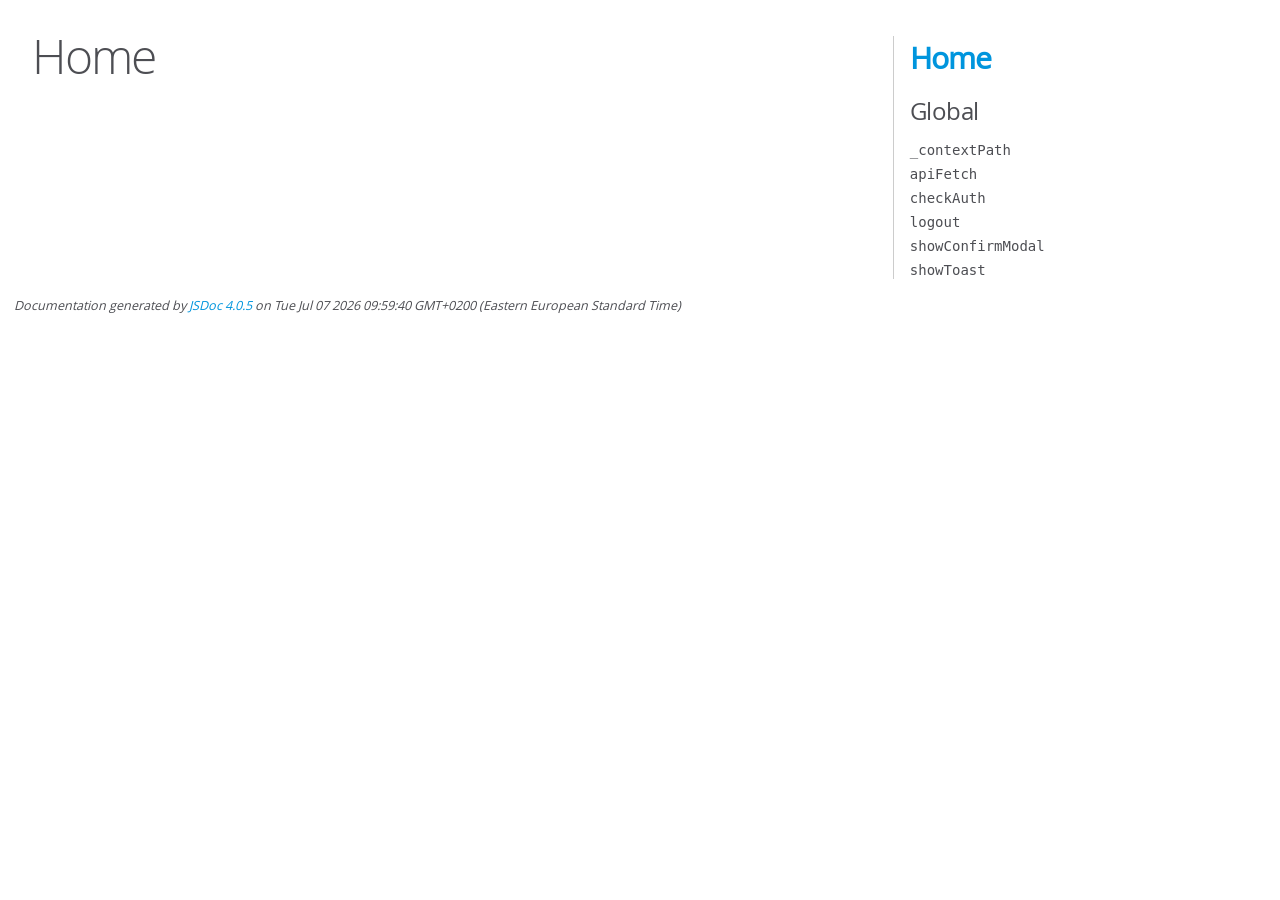
<file: docs/jsdoc/index.html>
<!DOCTYPE html>
<html lang="en">
<head>
    <meta charset="utf-8">
    <title>JSDoc: Home</title>

    <script src="scripts/prettify/prettify.js"> </script>
    <script src="scripts/prettify/lang-css.js"> </script>
    <!--[if lt IE 9]>
      <script src="//html5shiv.googlecode.com/svn/trunk/html5.js"></script>
    <![endif]-->
    <link type="text/css" rel="stylesheet" href="styles/prettify-tomorrow.css">
    <link type="text/css" rel="stylesheet" href="styles/jsdoc-default.css">
</head>

<body>

<div id="main">

    <h1 class="page-title">Home</h1>

    



    


    <h3> </h3>










    









</div>

<nav>
    <h2><a href="index.html">Home</a></h2><h3>Global</h3><ul><li><a href="global.html#_contextPath">_contextPath</a></li><li><a href="global.html#apiFetch">apiFetch</a></li><li><a href="global.html#checkAuth">checkAuth</a></li><li><a href="global.html#logout">logout</a></li><li><a href="global.html#showConfirmModal">showConfirmModal</a></li><li><a href="global.html#showToast">showToast</a></li></ul>
</nav>

<br class="clear">

<footer>
    Documentation generated by <a href="https://github.com/jsdoc/jsdoc">JSDoc 4.0.5</a> on Tue Jul 07 2026 09:59:40 GMT+0200 (Eastern European Standard Time)
</footer>

<script> prettyPrint(); </script>
<script src="scripts/linenumber.js"> </script>
</body>
</html>
</file>
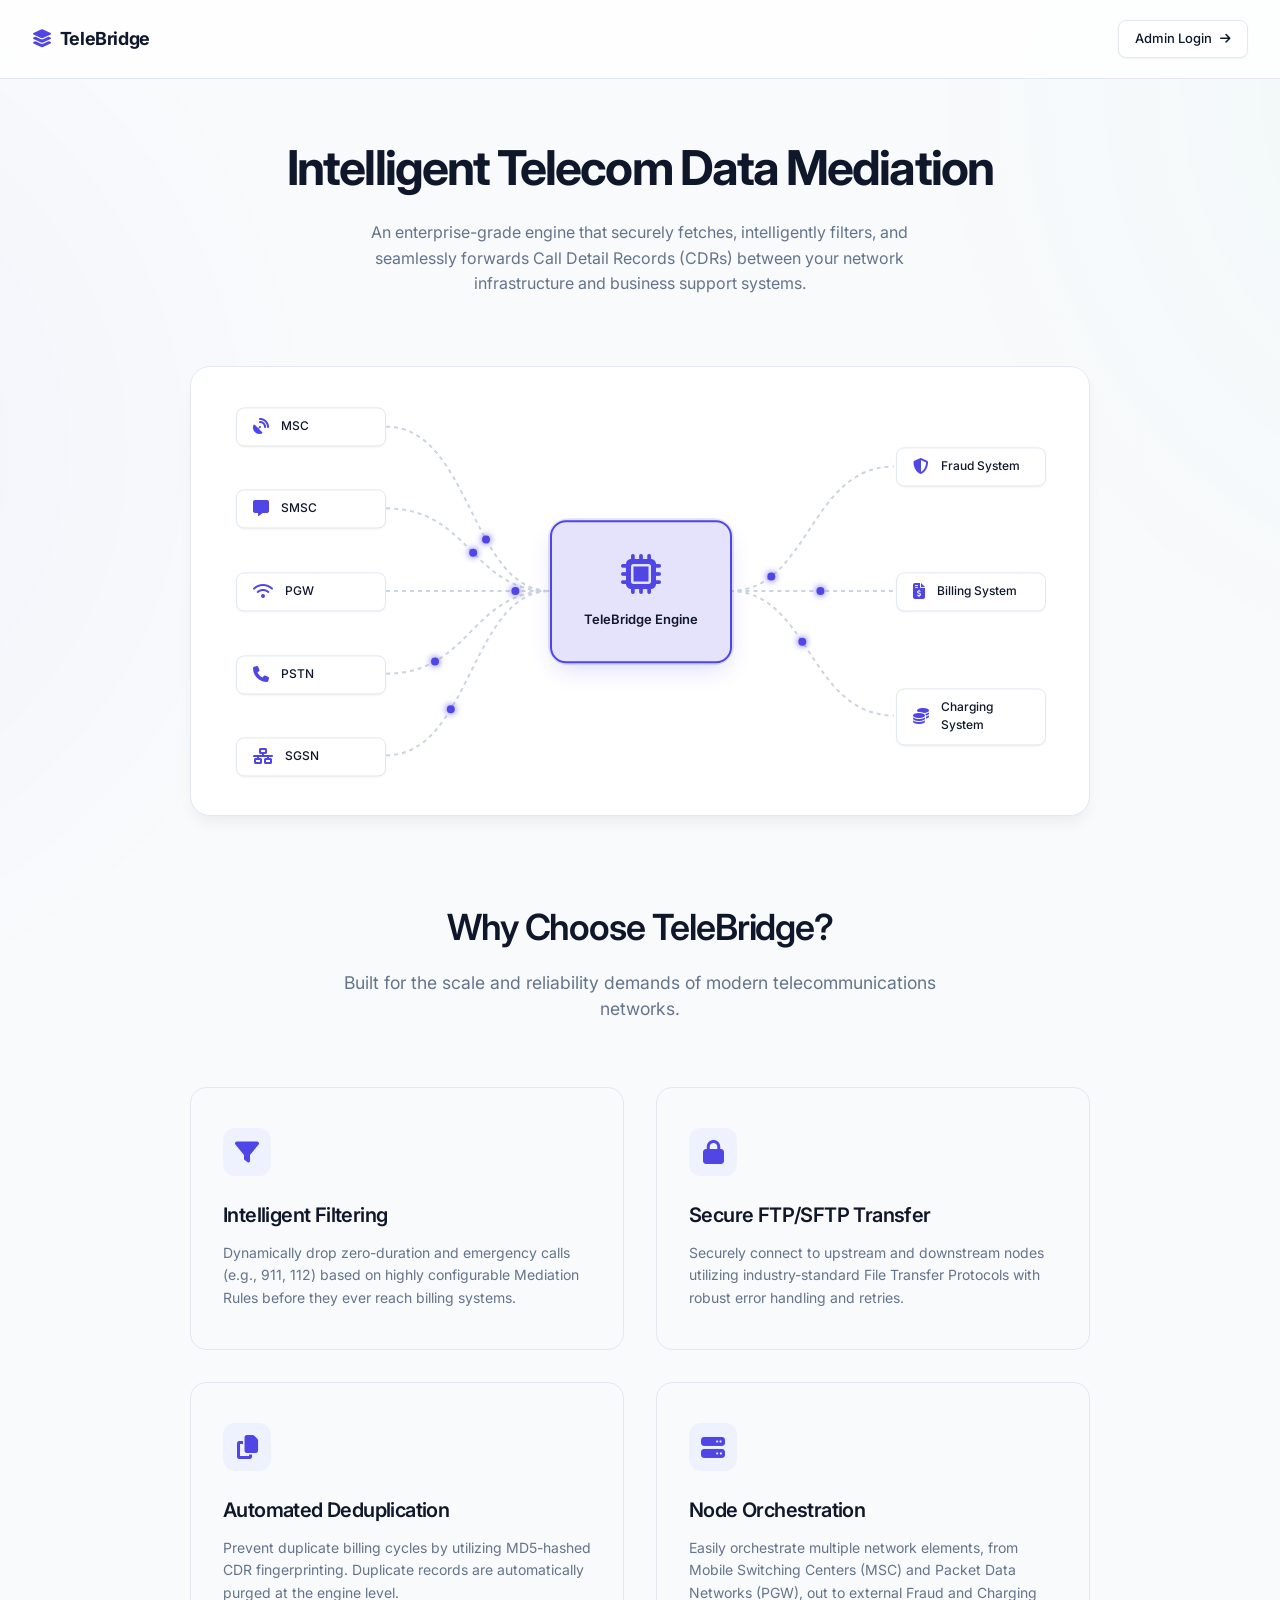
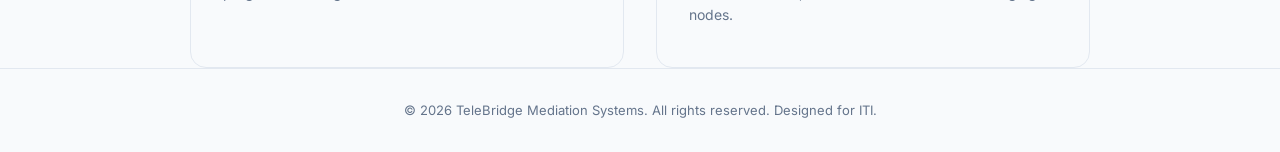
<file: website/src/main/webapp/index.html>
<!DOCTYPE html>
<html lang="en">
<head>
    <meta charset="UTF-8">
    <meta name="viewport" content="width=device-width, initial-scale=1.0">
    <title>TeleBridge Mediation System</title>
    <!-- FontAwesome for Icons -->
    <link rel="stylesheet" href="https://cdnjs.cloudflare.com/ajax/libs/font-awesome/6.4.0/css/all.min.css">
    <link rel="stylesheet" href="css/global.css">
    <link rel="stylesheet" href="css/index.css">
</head>
<body>
    
    <nav>
        <div class="brand">
            <i class="fa-solid fa-layer-group"></i>
            TeleBridge
        </div>
        <a href="login.html" class="btn btn-outline">
            Admin Login <i class="fa-solid fa-arrow-right" style="font-size: 0.75rem;"></i>
        </a>
    </nav>

    <div class="hero-section">
        <div class="hero-content">
            <h1 class="title">Intelligent Telecom Data Mediation</h1>
            <p class="subtitle">
                An enterprise-grade engine that securely fetches, intelligently filters, and seamlessly forwards Call Detail Records (CDRs) between your network infrastructure and business support systems.
            </p>
        </div>

        <div class="architecture-container">
            <div class="architecture-diagram">
                
                <!-- Advanced Animated Data Flow SVG -->
                <svg class="connections-svg" viewBox="0 0 900 450">
                    <!-- Connections from Upstream (Left) to Engine (Center) -->
                    <!-- Path 1 (Top Left) -->
                    <path id="p1" d="M 195,60 C 280,60 280,225 360,225" class="conn-line" />
                    <path id="p2" d="M 195,142 C 280,142 280,225 360,225" class="conn-line" />
                    <path id="p3" d="M 195,225 L 360,225" class="conn-line" />
                    <path id="p4" d="M 195,308 C 280,308 280,225 360,225" class="conn-line" />
                    <path id="p5" d="M 195,390 C 280,390 280,225 360,225" class="conn-line" />

                    <!-- Connections from Engine (Center) to Downstream (Right) -->
                    <path id="p6" d="M 540,225 C 620,225 620,100 705,100" class="conn-line" />
                    <path id="p7" d="M 540,225 L 705,225" class="conn-line" />
                    <path id="p8" d="M 540,225 C 620,225 620,350 705,350" class="conn-line" />

                    <!-- Animated Data Packets (Circles following the paths) -->
                    <circle r="4" class="conn-packet"><animateMotion dur="2.5s" repeatCount="indefinite"><mpath href="#p1"/></animateMotion></circle>
                    <circle r="4" class="conn-packet"><animateMotion dur="2.1s" repeatCount="indefinite" begin="0.5s"><mpath href="#p2"/></animateMotion></circle>
                    <circle r="4" class="conn-packet"><animateMotion dur="1.8s" repeatCount="indefinite" begin="0.2s"><mpath href="#p3"/></animateMotion></circle>
                    <circle r="4" class="conn-packet"><animateMotion dur="2.3s" repeatCount="indefinite" begin="1s"><mpath href="#p4"/></animateMotion></circle>
                    <circle r="4" class="conn-packet"><animateMotion dur="2.7s" repeatCount="indefinite" begin="0.7s"><mpath href="#p5"/></animateMotion></circle>

                    <circle r="4" class="conn-packet" fill="#10b981"><animateMotion dur="2s" repeatCount="indefinite" begin="1.2s"><mpath href="#p6"/></animateMotion></circle>
                    <circle r="4" class="conn-packet" fill="#10b981"><animateMotion dur="2.2s" repeatCount="indefinite" begin="0.4s"><mpath href="#p7"/></animateMotion></circle>
                    <circle r="4" class="conn-packet" fill="#10b981"><animateMotion dur="1.9s" repeatCount="indefinite" begin="0.8s"><mpath href="#p8"/></animateMotion></circle>
                </svg>

                <!-- LEFT: Upstream Nodes -->
                <div class="arch-node" style="left: 120px; top: 60px;"><i class="fa-solid fa-satellite-dish"></i> MSC</div>
                <div class="arch-node" style="left: 120px; top: 142px;"><i class="fa-solid fa-message"></i> SMSC</div>
                <div class="arch-node" style="left: 120px; top: 225px;"><i class="fa-solid fa-wifi"></i> PGW</div>
                <div class="arch-node" style="left: 120px; top: 308px;"><i class="fa-solid fa-phone"></i> PSTN</div>
                <div class="arch-node" style="left: 120px; top: 390px;"><i class="fa-solid fa-network-wired"></i> SGSN</div>

                <!-- CENTER: TeleBridge Engine -->
                <div class="engine-node" style="left: 450px; top: 225px;">
                    <i class="fa-solid fa-microchip engine-icon"></i>
                    <span class="engine-label">TeleBridge Engine</span>
                </div>

                <!-- RIGHT: Downstream Nodes -->
                <div class="arch-node" style="left: 780px; top: 100px;"><i class="fa-solid fa-shield-halved"></i> Fraud System</div>
                <div class="arch-node" style="left: 780px; top: 225px;"><i class="fa-solid fa-file-invoice-dollar"></i> Billing System</div>
                <div class="arch-node" style="left: 780px; top: 350px;"><i class="fa-solid fa-coins"></i> Charging System</div>

            </div>
        </div>
    </div>

    <!-- Features Section -->
    <section class="features-section">
        <div class="section-header">
            <h2>Why Choose TeleBridge?</h2>
            <p>Built for the scale and reliability demands of modern telecommunications networks.</p>
        </div>

        <div class="features-grid">
            <div class="feature-card">
                <div class="feature-icon">
                    <i class="fa-solid fa-filter"></i>
                </div>
                <h3>Intelligent Filtering</h3>
                <p>Dynamically drop zero-duration and emergency calls (e.g., 911, 112) based on highly configurable Mediation Rules before they ever reach billing systems.</p>
            </div>

            <div class="feature-card">
                <div class="feature-icon">
                    <i class="fa-solid fa-lock"></i>
                </div>
                <h3>Secure FTP/SFTP Transfer</h3>
                <p>Securely connect to upstream and downstream nodes utilizing industry-standard File Transfer Protocols with robust error handling and retries.</p>
            </div>

            <div class="feature-card">
                <div class="feature-icon">
                    <i class="fa-solid fa-copy"></i>
                </div>
                <h3>Automated Deduplication</h3>
                <p>Prevent duplicate billing cycles by utilizing MD5-hashed CDR fingerprinting. Duplicate records are automatically purged at the engine level.</p>
            </div>

            <div class="feature-card">
                <div class="feature-icon">
                    <i class="fa-solid fa-server"></i>
                </div>
                <h3>Node Orchestration</h3>
                <p>Easily orchestrate multiple network elements, from Mobile Switching Centers (MSC) and Packet Data Networks (PGW), out to external Fraud and Charging nodes.</p>
            </div>
        </div>
    </section>

    <!-- Footer -->
    <footer>
        <p>&copy; 2026 TeleBridge Mediation Systems. All rights reserved. Designed for ITI.</p>
    </footer>

</body>
</html>
</file>
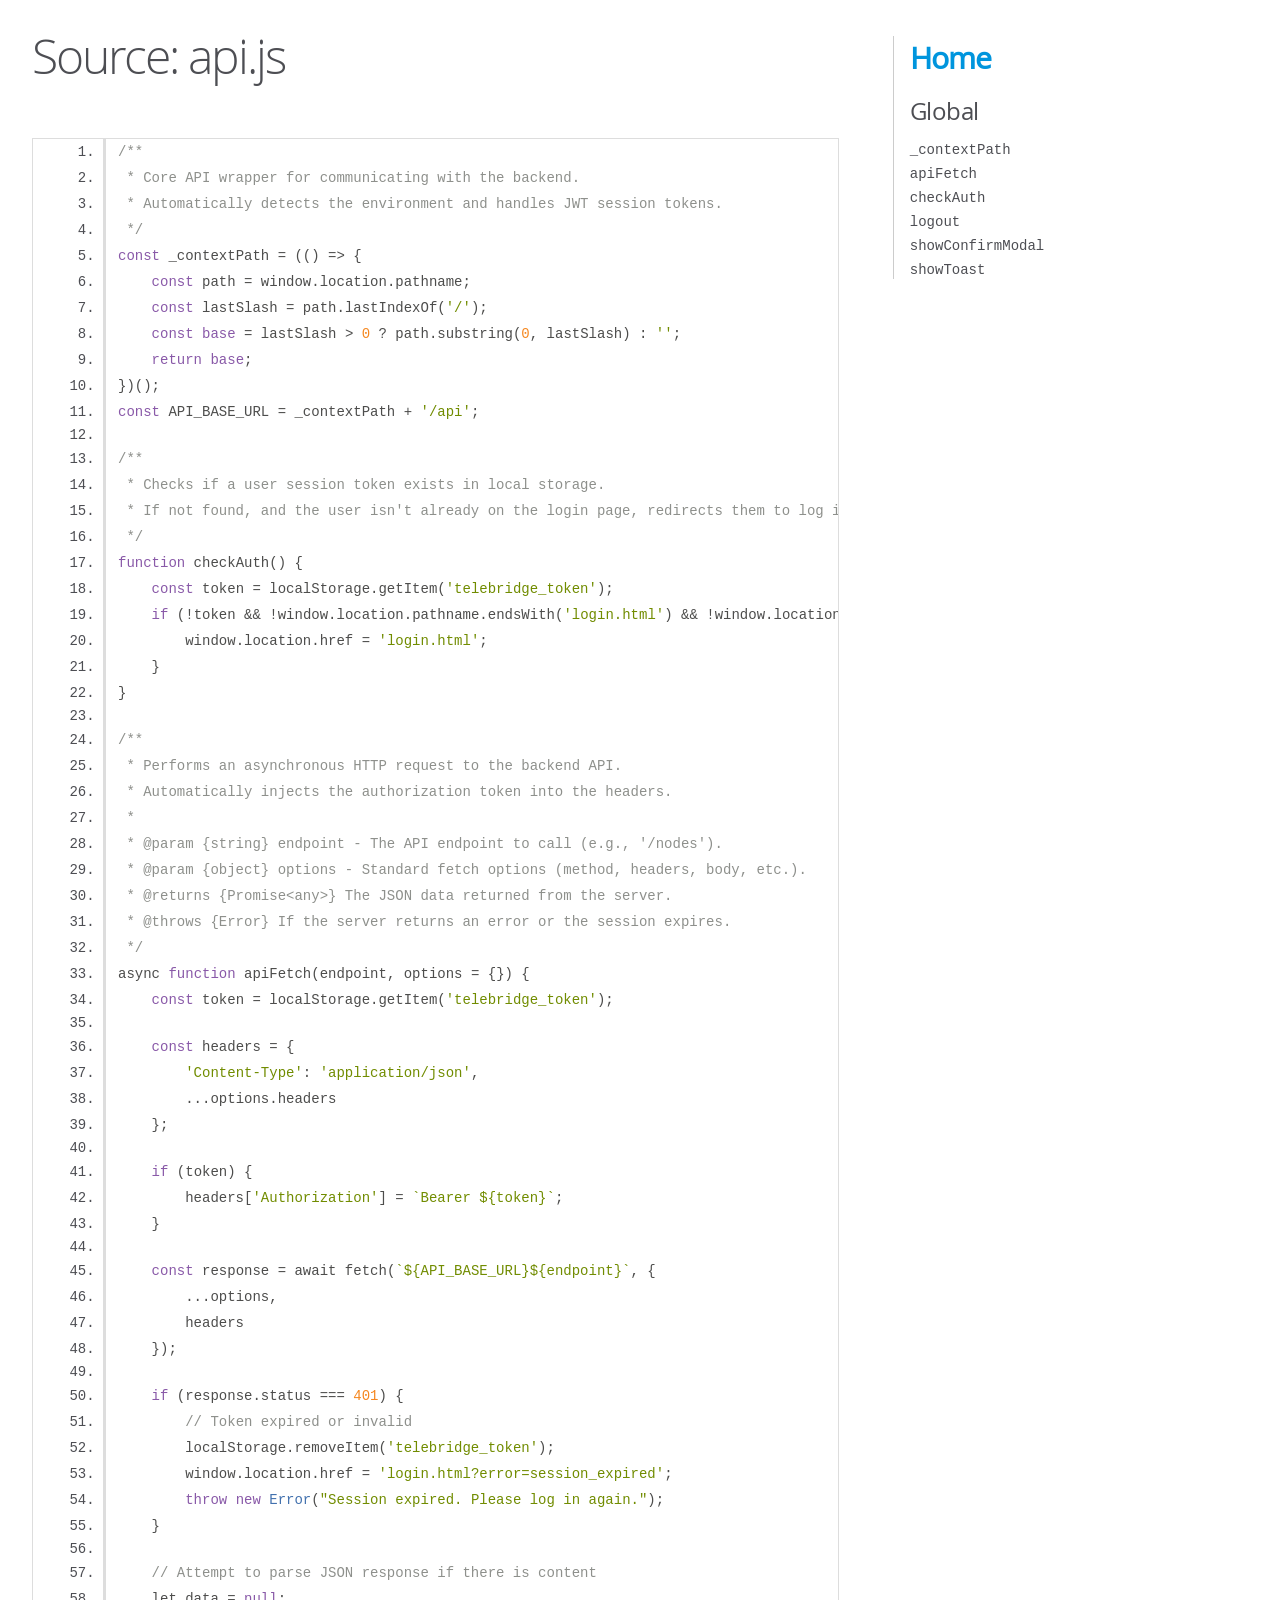
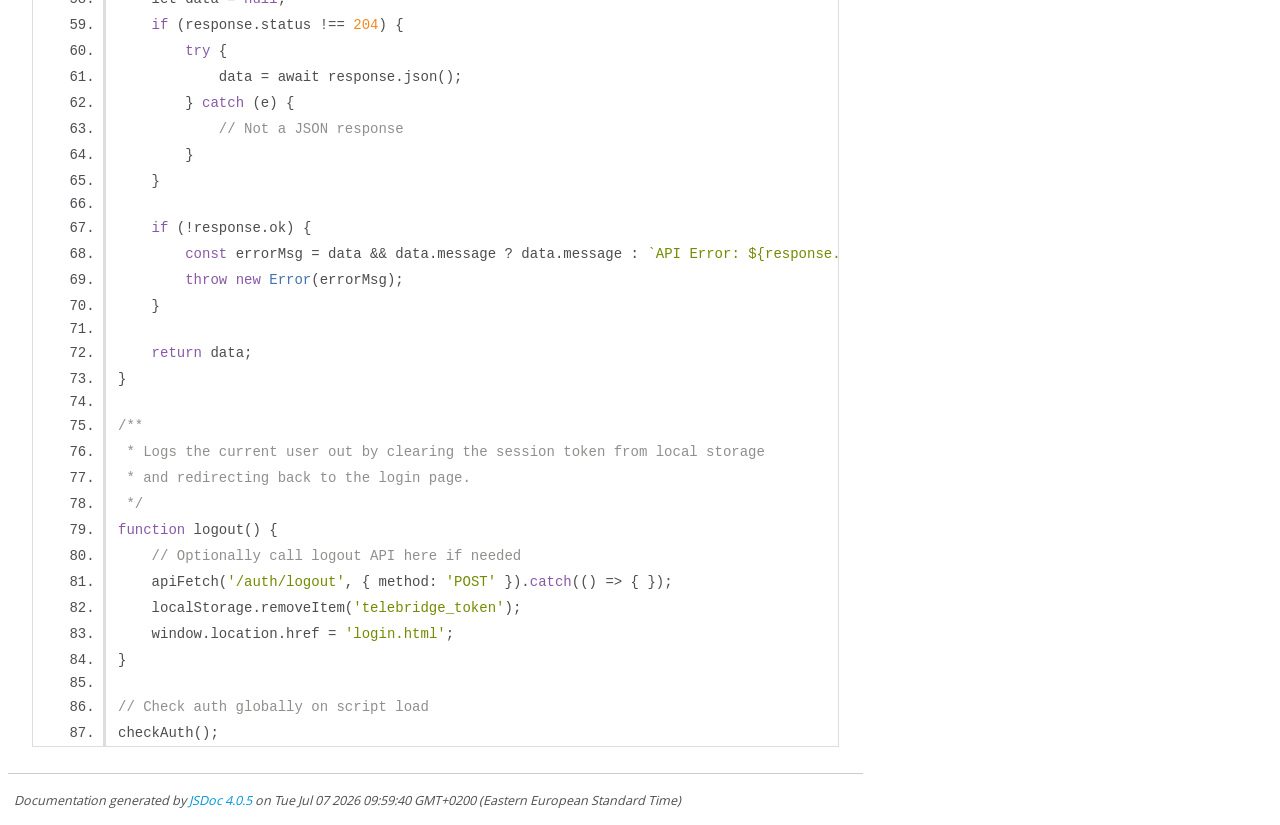
<file: docs/jsdoc/api.js.html>
<!DOCTYPE html>
<html lang="en">
<head>
    <meta charset="utf-8">
    <title>JSDoc: Source: api.js</title>

    <script src="scripts/prettify/prettify.js"> </script>
    <script src="scripts/prettify/lang-css.js"> </script>
    <!--[if lt IE 9]>
      <script src="//html5shiv.googlecode.com/svn/trunk/html5.js"></script>
    <![endif]-->
    <link type="text/css" rel="stylesheet" href="styles/prettify-tomorrow.css">
    <link type="text/css" rel="stylesheet" href="styles/jsdoc-default.css">
</head>

<body>

<div id="main">

    <h1 class="page-title">Source: api.js</h1>

    



    
    <section>
        <article>
            <pre class="prettyprint source linenums"><code>/**
 * Core API wrapper for communicating with the backend.
 * Automatically detects the environment and handles JWT session tokens.
 */
const _contextPath = (() => {
    const path = window.location.pathname;
    const lastSlash = path.lastIndexOf('/');
    const base = lastSlash > 0 ? path.substring(0, lastSlash) : '';
    return base;
})();
const API_BASE_URL = _contextPath + '/api';

/**
 * Checks if a user session token exists in local storage.
 * If not found, and the user isn't already on the login page, redirects them to log in.
 */
function checkAuth() {
    const token = localStorage.getItem('telebridge_token');
    if (!token &amp;&amp; !window.location.pathname.endsWith('login.html') &amp;&amp; !window.location.pathname.endsWith('index.html')) {
        window.location.href = 'login.html';
    }
}

/**
 * Performs an asynchronous HTTP request to the backend API.
 * Automatically injects the authorization token into the headers.
 * 
 * @param {string} endpoint - The API endpoint to call (e.g., '/nodes').
 * @param {object} options - Standard fetch options (method, headers, body, etc.).
 * @returns {Promise&lt;any>} The JSON data returned from the server.
 * @throws {Error} If the server returns an error or the session expires.
 */
async function apiFetch(endpoint, options = {}) {
    const token = localStorage.getItem('telebridge_token');

    const headers = {
        'Content-Type': 'application/json',
        ...options.headers
    };

    if (token) {
        headers['Authorization'] = `Bearer ${token}`;
    }

    const response = await fetch(`${API_BASE_URL}${endpoint}`, {
        ...options,
        headers
    });

    if (response.status === 401) {
        // Token expired or invalid
        localStorage.removeItem('telebridge_token');
        window.location.href = 'login.html?error=session_expired';
        throw new Error("Session expired. Please log in again.");
    }

    // Attempt to parse JSON response if there is content
    let data = null;
    if (response.status !== 204) {
        try {
            data = await response.json();
        } catch (e) {
            // Not a JSON response
        }
    }

    if (!response.ok) {
        const errorMsg = data &amp;&amp; data.message ? data.message : `API Error: ${response.status} ${response.statusText}`;
        throw new Error(errorMsg);
    }

    return data;
}

/**
 * Logs the current user out by clearing the session token from local storage
 * and redirecting back to the login page.
 */
function logout() {
    // Optionally call logout API here if needed
    apiFetch('/auth/logout', { method: 'POST' }).catch(() => { });
    localStorage.removeItem('telebridge_token');
    window.location.href = 'login.html';
}

// Check auth globally on script load
checkAuth();
</code></pre>
        </article>
    </section>




</div>

<nav>
    <h2><a href="index.html">Home</a></h2><h3>Global</h3><ul><li><a href="global.html#_contextPath">_contextPath</a></li><li><a href="global.html#apiFetch">apiFetch</a></li><li><a href="global.html#checkAuth">checkAuth</a></li><li><a href="global.html#logout">logout</a></li><li><a href="global.html#showConfirmModal">showConfirmModal</a></li><li><a href="global.html#showToast">showToast</a></li></ul>
</nav>

<br class="clear">

<footer>
    Documentation generated by <a href="https://github.com/jsdoc/jsdoc">JSDoc 4.0.5</a> on Tue Jul 07 2026 09:59:40 GMT+0200 (Eastern European Standard Time)
</footer>

<script> prettyPrint(); </script>
<script src="scripts/linenumber.js"> </script>
</body>
</html>
</file>
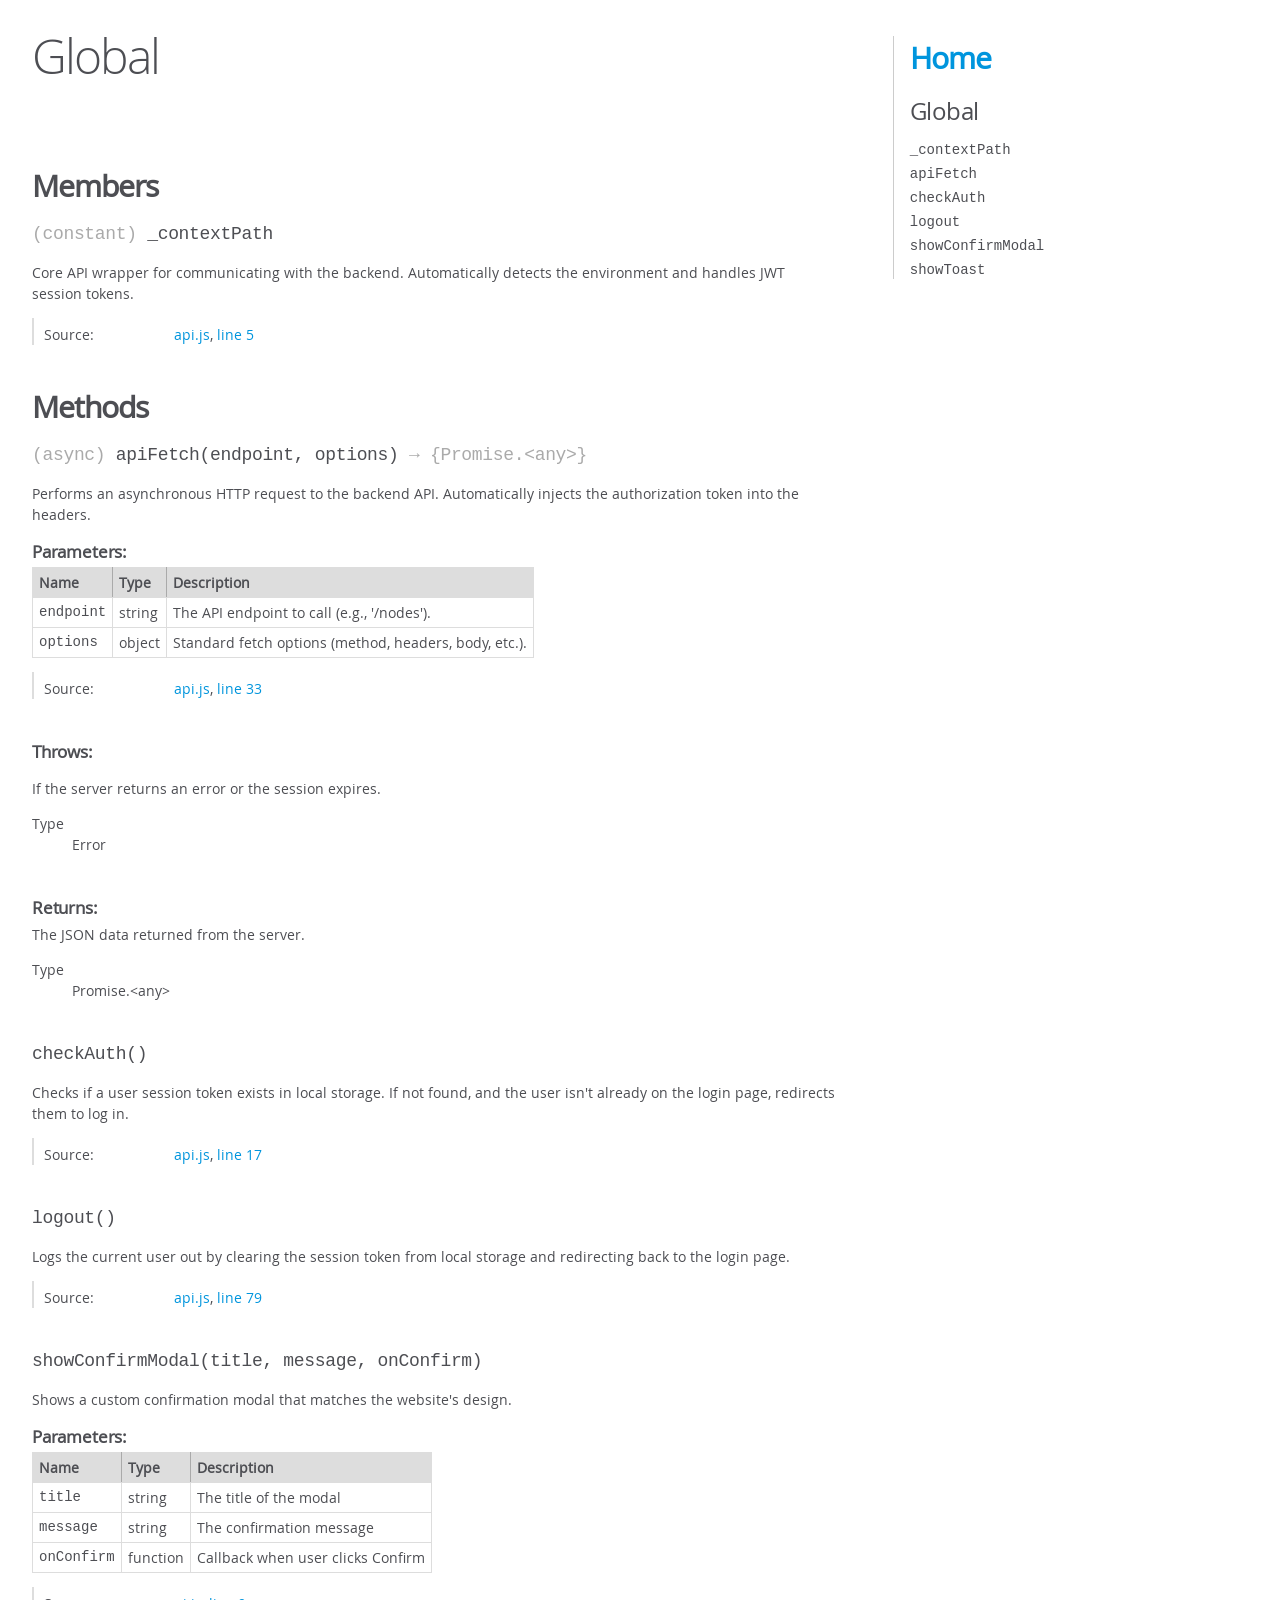
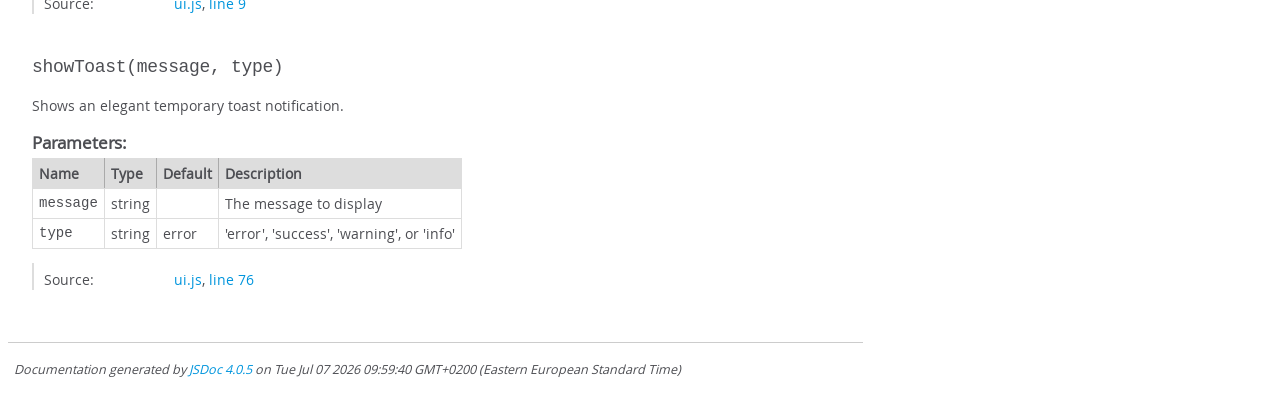
<file: docs/jsdoc/global.html>
<!DOCTYPE html>
<html lang="en">
<head>
    <meta charset="utf-8">
    <title>JSDoc: Global</title>

    <script src="scripts/prettify/prettify.js"> </script>
    <script src="scripts/prettify/lang-css.js"> </script>
    <!--[if lt IE 9]>
      <script src="//html5shiv.googlecode.com/svn/trunk/html5.js"></script>
    <![endif]-->
    <link type="text/css" rel="stylesheet" href="styles/prettify-tomorrow.css">
    <link type="text/css" rel="stylesheet" href="styles/jsdoc-default.css">
</head>

<body>

<div id="main">

    <h1 class="page-title">Global</h1>

    




<section>

<header>
    
        <h2></h2>
        
    
</header>

<article>
    <div class="container-overview">
    
        

        


<dl class="details">

    

    

    

    

    

    

    

    

    

    

    

    

    

    

    

    
</dl>


        
    
    </div>

    

    

    

    

    

    

    
        <h3 class="subsection-title">Members</h3>

        
            
<h4 class="name" id="_contextPath"><span class="type-signature">(constant) </span>_contextPath<span class="type-signature"></span></h4>




<div class="description">
    Core API wrapper for communicating with the backend.
Automatically detects the environment and handles JWT session tokens.
</div>







<dl class="details">

    

    

    

    

    

    

    

    

    

    

    

    

    
    <dt class="tag-source">Source:</dt>
    <dd class="tag-source"><ul class="dummy"><li>
        <a href="api.js.html">api.js</a>, <a href="api.js.html#line5">line 5</a>
    </li></ul></dd>
    

    

    

    
</dl>






        
    

    
        <h3 class="subsection-title">Methods</h3>

        
            

    

    
    <h4 class="name" id="apiFetch"><span class="type-signature">(async) </span>apiFetch<span class="signature">(endpoint, options)</span><span class="type-signature"> &rarr; {Promise.&lt;any>}</span></h4>
    

    



<div class="description">
    Performs an asynchronous HTTP request to the backend API.
Automatically injects the authorization token into the headers.
</div>









    <h5>Parameters:</h5>
    

<table class="params">
    <thead>
    <tr>
        
        <th>Name</th>
        

        <th>Type</th>

        

        

        <th class="last">Description</th>
    </tr>
    </thead>

    <tbody>
    

        <tr>
            
                <td class="name"><code>endpoint</code></td>
            

            <td class="type">
            
                
<span class="param-type">string</span>


            
            </td>

            

            

            <td class="description last">The API endpoint to call (e.g., '/nodes').</td>
        </tr>

    

        <tr>
            
                <td class="name"><code>options</code></td>
            

            <td class="type">
            
                
<span class="param-type">object</span>


            
            </td>

            

            

            <td class="description last">Standard fetch options (method, headers, body, etc.).</td>
        </tr>

    
    </tbody>
</table>






<dl class="details">

    

    

    

    

    

    

    

    

    

    

    

    

    
    <dt class="tag-source">Source:</dt>
    <dd class="tag-source"><ul class="dummy"><li>
        <a href="api.js.html">api.js</a>, <a href="api.js.html#line33">line 33</a>
    </li></ul></dd>
    

    

    

    
</dl>













<h5>Throws:</h5>

        

<dl>
    <dt>
        <div class="param-desc">
        If the server returns an error or the session expires.
        </div>
    </dt>
    <dd></dd>
    <dt>
        <dl>
            <dt>
                Type
            </dt>
            <dd>
                
<span class="param-type">Error</span>


            </dd>
        </dl>
    </dt>
    <dd></dd>
</dl>


    


<h5>Returns:</h5>

        
<div class="param-desc">
    The JSON data returned from the server.
</div>



<dl>
    <dt>
        Type
    </dt>
    <dd>
        
<span class="param-type">Promise.&lt;any></span>


    </dd>
</dl>

    





        
            

    

    
    <h4 class="name" id="checkAuth"><span class="type-signature"></span>checkAuth<span class="signature">()</span><span class="type-signature"></span></h4>
    

    



<div class="description">
    Checks if a user session token exists in local storage.
If not found, and the user isn't already on the login page, redirects them to log in.
</div>













<dl class="details">

    

    

    

    

    

    

    

    

    

    

    

    

    
    <dt class="tag-source">Source:</dt>
    <dd class="tag-source"><ul class="dummy"><li>
        <a href="api.js.html">api.js</a>, <a href="api.js.html#line17">line 17</a>
    </li></ul></dd>
    

    

    

    
</dl>




















        
            

    

    
    <h4 class="name" id="logout"><span class="type-signature"></span>logout<span class="signature">()</span><span class="type-signature"></span></h4>
    

    



<div class="description">
    Logs the current user out by clearing the session token from local storage
and redirecting back to the login page.
</div>













<dl class="details">

    

    

    

    

    

    

    

    

    

    

    

    

    
    <dt class="tag-source">Source:</dt>
    <dd class="tag-source"><ul class="dummy"><li>
        <a href="api.js.html">api.js</a>, <a href="api.js.html#line79">line 79</a>
    </li></ul></dd>
    

    

    

    
</dl>




















        
            

    

    
    <h4 class="name" id="showConfirmModal"><span class="type-signature"></span>showConfirmModal<span class="signature">(title, message, onConfirm)</span><span class="type-signature"></span></h4>
    

    



<div class="description">
    Shows a custom confirmation modal that matches the website's design.
</div>









    <h5>Parameters:</h5>
    

<table class="params">
    <thead>
    <tr>
        
        <th>Name</th>
        

        <th>Type</th>

        

        

        <th class="last">Description</th>
    </tr>
    </thead>

    <tbody>
    

        <tr>
            
                <td class="name"><code>title</code></td>
            

            <td class="type">
            
                
<span class="param-type">string</span>


            
            </td>

            

            

            <td class="description last">The title of the modal</td>
        </tr>

    

        <tr>
            
                <td class="name"><code>message</code></td>
            

            <td class="type">
            
                
<span class="param-type">string</span>


            
            </td>

            

            

            <td class="description last">The confirmation message</td>
        </tr>

    

        <tr>
            
                <td class="name"><code>onConfirm</code></td>
            

            <td class="type">
            
                
<span class="param-type">function</span>


            
            </td>

            

            

            <td class="description last">Callback when user clicks Confirm</td>
        </tr>

    
    </tbody>
</table>






<dl class="details">

    

    

    

    

    

    

    

    

    

    

    

    

    
    <dt class="tag-source">Source:</dt>
    <dd class="tag-source"><ul class="dummy"><li>
        <a href="ui.js.html">ui.js</a>, <a href="ui.js.html#line9">line 9</a>
    </li></ul></dd>
    

    

    

    
</dl>




















        
            

    

    
    <h4 class="name" id="showToast"><span class="type-signature"></span>showToast<span class="signature">(message, type)</span><span class="type-signature"></span></h4>
    

    



<div class="description">
    Shows an elegant temporary toast notification.
</div>









    <h5>Parameters:</h5>
    

<table class="params">
    <thead>
    <tr>
        
        <th>Name</th>
        

        <th>Type</th>

        

        
        <th>Default</th>
        

        <th class="last">Description</th>
    </tr>
    </thead>

    <tbody>
    

        <tr>
            
                <td class="name"><code>message</code></td>
            

            <td class="type">
            
                
<span class="param-type">string</span>


            
            </td>

            

            
                <td class="default">
                
                </td>
            

            <td class="description last">The message to display</td>
        </tr>

    

        <tr>
            
                <td class="name"><code>type</code></td>
            

            <td class="type">
            
                
<span class="param-type">string</span>


            
            </td>

            

            
                <td class="default">
                
                    error
                
                </td>
            

            <td class="description last">'error', 'success', 'warning', or 'info'</td>
        </tr>

    
    </tbody>
</table>






<dl class="details">

    

    

    

    

    

    

    

    

    

    

    

    

    
    <dt class="tag-source">Source:</dt>
    <dd class="tag-source"><ul class="dummy"><li>
        <a href="ui.js.html">ui.js</a>, <a href="ui.js.html#line76">line 76</a>
    </li></ul></dd>
    

    

    

    
</dl>




















        
    

    

    
</article>

</section>




</div>

<nav>
    <h2><a href="index.html">Home</a></h2><h3>Global</h3><ul><li><a href="global.html#_contextPath">_contextPath</a></li><li><a href="global.html#apiFetch">apiFetch</a></li><li><a href="global.html#checkAuth">checkAuth</a></li><li><a href="global.html#logout">logout</a></li><li><a href="global.html#showConfirmModal">showConfirmModal</a></li><li><a href="global.html#showToast">showToast</a></li></ul>
</nav>

<br class="clear">

<footer>
    Documentation generated by <a href="https://github.com/jsdoc/jsdoc">JSDoc 4.0.5</a> on Tue Jul 07 2026 09:59:40 GMT+0200 (Eastern European Standard Time)
</footer>

<script> prettyPrint(); </script>
<script src="scripts/linenumber.js"> </script>
</body>
</html>
</file>
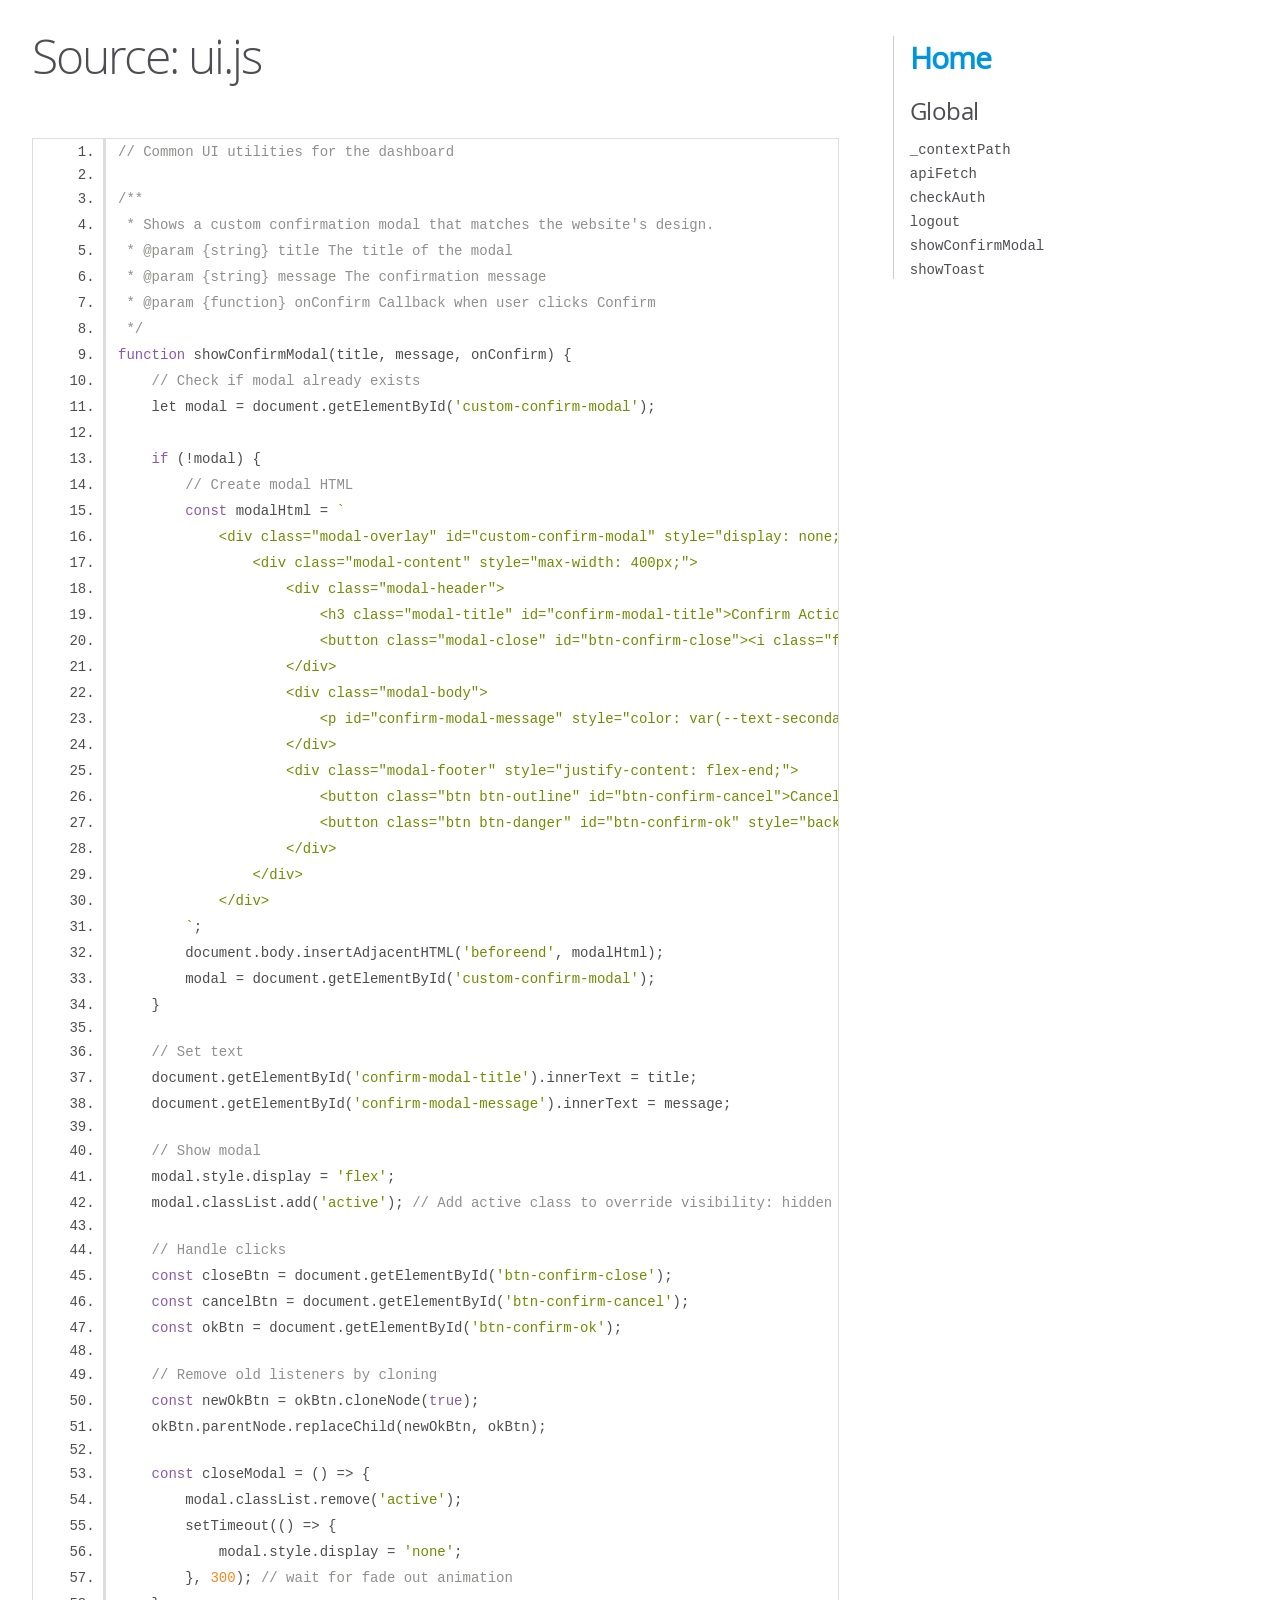
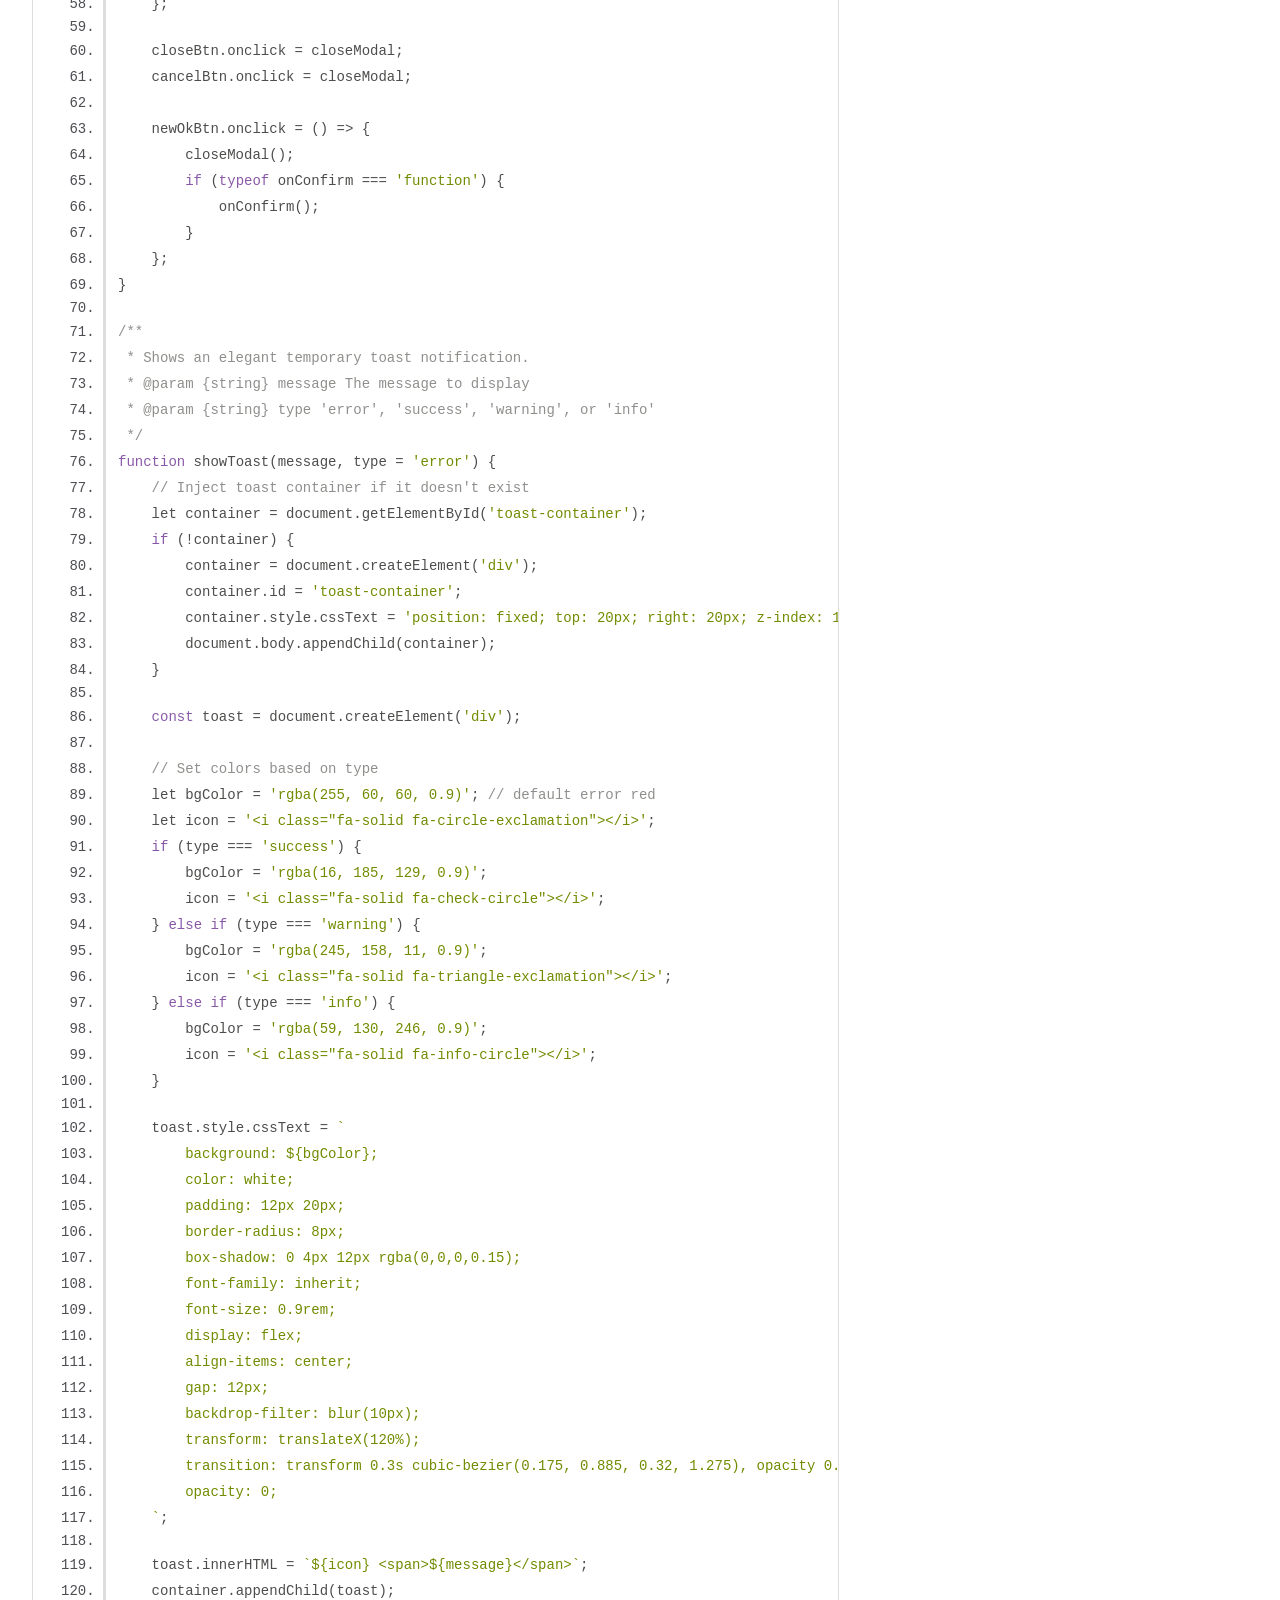
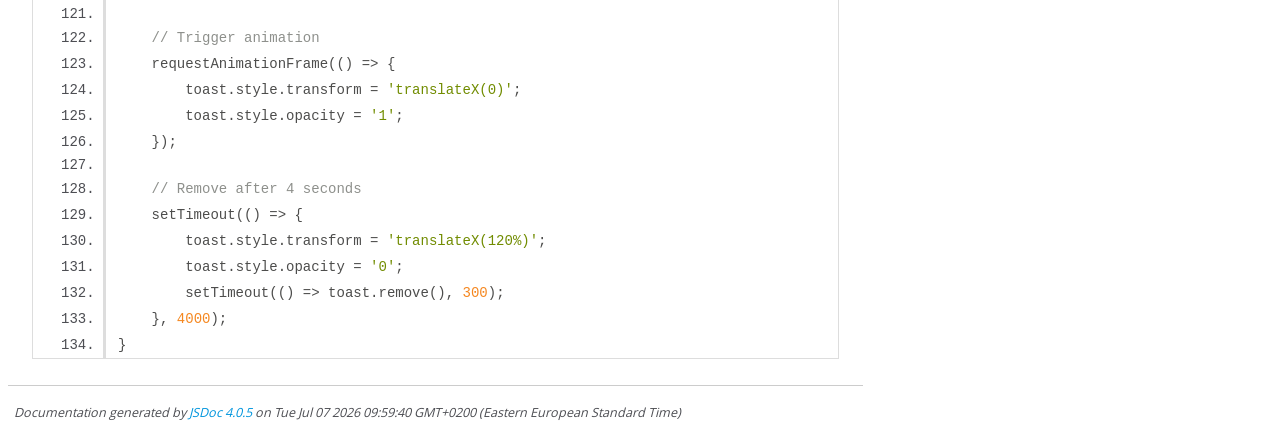
<file: docs/jsdoc/ui.js.html>
<!DOCTYPE html>
<html lang="en">
<head>
    <meta charset="utf-8">
    <title>JSDoc: Source: ui.js</title>

    <script src="scripts/prettify/prettify.js"> </script>
    <script src="scripts/prettify/lang-css.js"> </script>
    <!--[if lt IE 9]>
      <script src="//html5shiv.googlecode.com/svn/trunk/html5.js"></script>
    <![endif]-->
    <link type="text/css" rel="stylesheet" href="styles/prettify-tomorrow.css">
    <link type="text/css" rel="stylesheet" href="styles/jsdoc-default.css">
</head>

<body>

<div id="main">

    <h1 class="page-title">Source: ui.js</h1>

    



    
    <section>
        <article>
            <pre class="prettyprint source linenums"><code>// Common UI utilities for the dashboard

/**
 * Shows a custom confirmation modal that matches the website's design.
 * @param {string} title The title of the modal
 * @param {string} message The confirmation message
 * @param {function} onConfirm Callback when user clicks Confirm
 */
function showConfirmModal(title, message, onConfirm) {
    // Check if modal already exists
    let modal = document.getElementById('custom-confirm-modal');
    
    if (!modal) {
        // Create modal HTML
        const modalHtml = `
            &lt;div class="modal-overlay" id="custom-confirm-modal" style="display: none; align-items: center; justify-content: center; z-index: 9999;">
                &lt;div class="modal-content" style="max-width: 400px;">
                    &lt;div class="modal-header">
                        &lt;h3 class="modal-title" id="confirm-modal-title">Confirm Action&lt;/h3>
                        &lt;button class="modal-close" id="btn-confirm-close">&lt;i class="fa-solid fa-times">&lt;/i>&lt;/button>
                    &lt;/div>
                    &lt;div class="modal-body">
                        &lt;p id="confirm-modal-message" style="color: var(--text-secondary); margin-bottom: 20px;">Are you sure you want to proceed?&lt;/p>
                    &lt;/div>
                    &lt;div class="modal-footer" style="justify-content: flex-end;">
                        &lt;button class="btn btn-outline" id="btn-confirm-cancel">Cancel&lt;/button>
                        &lt;button class="btn btn-danger" id="btn-confirm-ok" style="background: var(--danger); color: white; border-color: var(--danger);">Confirm&lt;/button>
                    &lt;/div>
                &lt;/div>
            &lt;/div>
        `;
        document.body.insertAdjacentHTML('beforeend', modalHtml);
        modal = document.getElementById('custom-confirm-modal');
    }

    // Set text
    document.getElementById('confirm-modal-title').innerText = title;
    document.getElementById('confirm-modal-message').innerText = message;

    // Show modal
    modal.style.display = 'flex';
    modal.classList.add('active'); // Add active class to override visibility: hidden in CSS

    // Handle clicks
    const closeBtn = document.getElementById('btn-confirm-close');
    const cancelBtn = document.getElementById('btn-confirm-cancel');
    const okBtn = document.getElementById('btn-confirm-ok');

    // Remove old listeners by cloning
    const newOkBtn = okBtn.cloneNode(true);
    okBtn.parentNode.replaceChild(newOkBtn, okBtn);

    const closeModal = () => {
        modal.classList.remove('active');
        setTimeout(() => {
            modal.style.display = 'none';
        }, 300); // wait for fade out animation
    };

    closeBtn.onclick = closeModal;
    cancelBtn.onclick = closeModal;
    
    newOkBtn.onclick = () => {
        closeModal();
        if (typeof onConfirm === 'function') {
            onConfirm();
        }
    };
}

/**
 * Shows an elegant temporary toast notification.
 * @param {string} message The message to display
 * @param {string} type 'error', 'success', 'warning', or 'info'
 */
function showToast(message, type = 'error') {
    // Inject toast container if it doesn't exist
    let container = document.getElementById('toast-container');
    if (!container) {
        container = document.createElement('div');
        container.id = 'toast-container';
        container.style.cssText = 'position: fixed; top: 20px; right: 20px; z-index: 10000; display: flex; flex-direction: column; gap: 10px;';
        document.body.appendChild(container);
    }

    const toast = document.createElement('div');
    
    // Set colors based on type
    let bgColor = 'rgba(255, 60, 60, 0.9)'; // default error red
    let icon = '&lt;i class="fa-solid fa-circle-exclamation">&lt;/i>';
    if (type === 'success') {
        bgColor = 'rgba(16, 185, 129, 0.9)';
        icon = '&lt;i class="fa-solid fa-check-circle">&lt;/i>';
    } else if (type === 'warning') {
        bgColor = 'rgba(245, 158, 11, 0.9)';
        icon = '&lt;i class="fa-solid fa-triangle-exclamation">&lt;/i>';
    } else if (type === 'info') {
        bgColor = 'rgba(59, 130, 246, 0.9)';
        icon = '&lt;i class="fa-solid fa-info-circle">&lt;/i>';
    }

    toast.style.cssText = `
        background: ${bgColor};
        color: white;
        padding: 12px 20px;
        border-radius: 8px;
        box-shadow: 0 4px 12px rgba(0,0,0,0.15);
        font-family: inherit;
        font-size: 0.9rem;
        display: flex;
        align-items: center;
        gap: 12px;
        backdrop-filter: blur(10px);
        transform: translateX(120%);
        transition: transform 0.3s cubic-bezier(0.175, 0.885, 0.32, 1.275), opacity 0.3s ease;
        opacity: 0;
    `;

    toast.innerHTML = `${icon} &lt;span>${message}&lt;/span>`;
    container.appendChild(toast);

    // Trigger animation
    requestAnimationFrame(() => {
        toast.style.transform = 'translateX(0)';
        toast.style.opacity = '1';
    });

    // Remove after 4 seconds
    setTimeout(() => {
        toast.style.transform = 'translateX(120%)';
        toast.style.opacity = '0';
        setTimeout(() => toast.remove(), 300);
    }, 4000);
}
</code></pre>
        </article>
    </section>




</div>

<nav>
    <h2><a href="index.html">Home</a></h2><h3>Global</h3><ul><li><a href="global.html#_contextPath">_contextPath</a></li><li><a href="global.html#apiFetch">apiFetch</a></li><li><a href="global.html#checkAuth">checkAuth</a></li><li><a href="global.html#logout">logout</a></li><li><a href="global.html#showConfirmModal">showConfirmModal</a></li><li><a href="global.html#showToast">showToast</a></li></ul>
</nav>

<br class="clear">

<footer>
    Documentation generated by <a href="https://github.com/jsdoc/jsdoc">JSDoc 4.0.5</a> on Tue Jul 07 2026 09:59:40 GMT+0200 (Eastern European Standard Time)
</footer>

<script> prettyPrint(); </script>
<script src="scripts/linenumber.js"> </script>
</body>
</html>
</file>
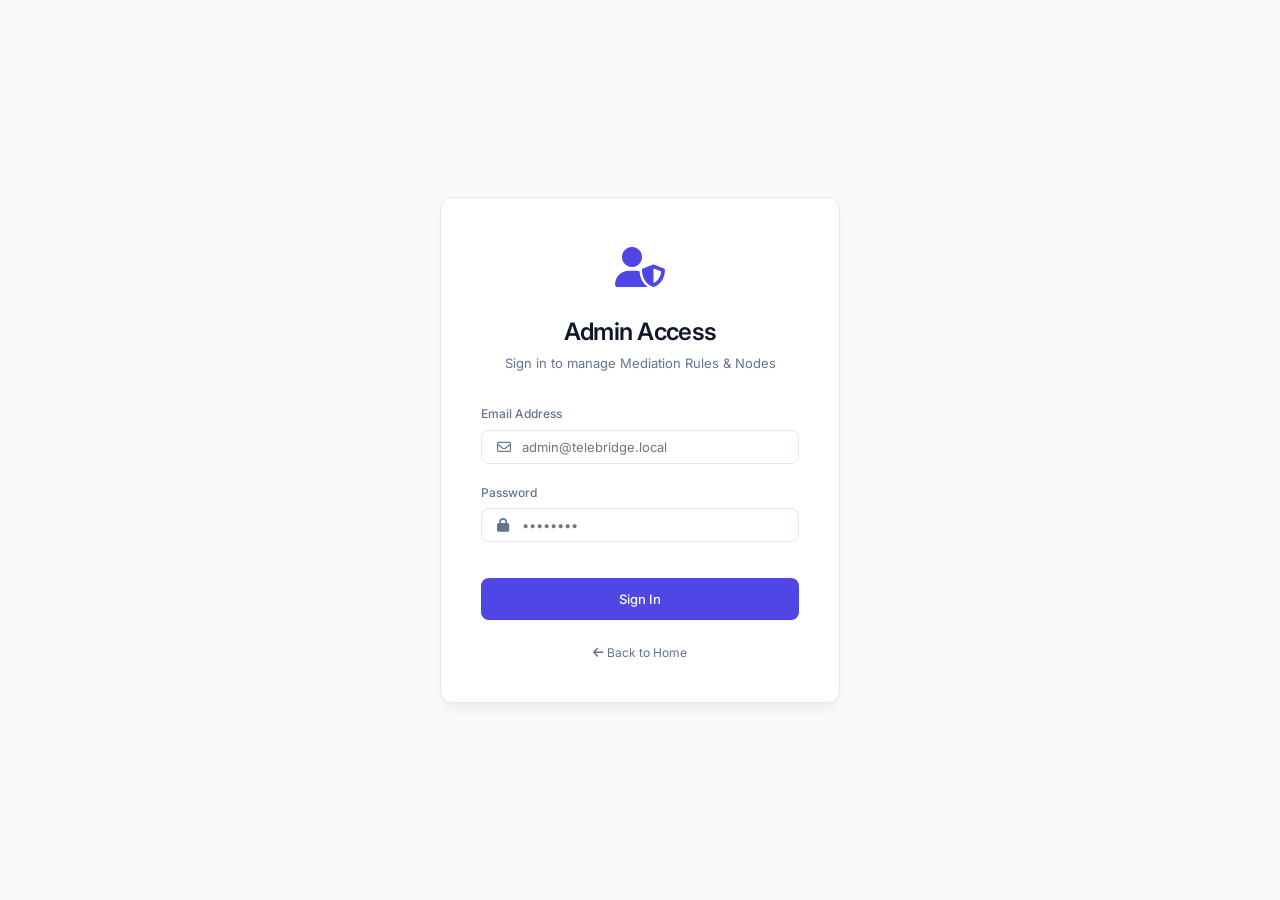
<file: website/src/main/webapp/dashboard.html>
<!DOCTYPE html>
<html lang="en">
<head>
    <meta charset="UTF-8">
    <meta name="viewport" content="width=device-width, initial-scale=1.0">
    <title>Dashboard - TeleBridge</title>
    <link rel="stylesheet" href="https://cdnjs.cloudflare.com/ajax/libs/font-awesome/6.4.0/css/all.min.css">
    <link rel="stylesheet" href="css/global.css">
    <link rel="stylesheet" href="css/dashboard.css">
</head>
<body>

    <div class="app-container">
        <!-- Top Navbar -->
        <nav class="top-navbar">
            <div class="navbar-brand">
                <i class="fa-solid fa-layer-group"></i> TeleBridge
            </div>
            
            <div class="navbar-nav">
                <a href="dashboard.html" class="nav-item active">
                    <i class="fa-solid fa-chart-pie"></i> Overview
                </a>
                <a href="nodes.html" class="nav-item">
                    <i class="fa-solid fa-server"></i> Network Nodes
                </a>
                <a href="rules.html" class="nav-item">
                    <i class="fa-solid fa-filter"></i> Mediation Rules
                </a>
            </div>

            <div class="navbar-user">
                <a href="index.html" class="nav-item">
                    <i class="fa-solid fa-arrow-right-from-bracket"></i> Logout
                </a>
            </div>
        </nav>

        <!-- Main Content -->
        <main class="main-content">
            <header class="top-header">
                <h1 class="page-title">System Overview</h1>
                <div class="user-profile">
                    <div class="badge badge-success"><i class="fa-solid fa-circle-check"></i> Engine Active</div>
                    <div class="avatar">
                        <i class="fa-solid fa-user-astronaut"></i>
                    </div>
                </div>
            </header>

            <div class="stats-grid">
                <div class="glass-panel stat-card">
                    <div class="stat-icon primary">
                        <i class="fa-solid fa-server"></i>
                    </div>
                    <div class="stat-details">
                        <h3 id="total-nodes">5</h3>
                        <p>Active Network Nodes</p>
                    </div>
                </div>

                <div class="glass-panel stat-card">
                    <div class="stat-icon warning">
                        <i class="fa-solid fa-filter"></i>
                    </div>
                    <div class="stat-details">
                        <h3 id="total-rules">3</h3>
                        <p>Active Mediation Rules</p>
                    </div>
                </div>

                <div class="glass-panel stat-card">
                    <div class="stat-icon success">
                        <i class="fa-solid fa-file-csv"></i>
                    </div>
                    <div class="stat-details">
                        <h3 id="total-cdrs">24,591</h3>
                        <p>CDRs Processed Today</p>
                    </div>
                </div>
            </div>

            <div class="glass-panel activity-feed">
                <h2 class="activity-feed-header">Recent Engine Activity</h2>
                <div class="activity-list" id="activity-list">
                    <!-- Javascript will populate this -->
                </div>
            </div>
        </main>
    </div>

    <!-- API Client & Dashboard Script -->
    <script src="js/api.js?v=5"></script>
    <script src="js/dashboard.js?v=5"></script>
</body>
</html>
</file>
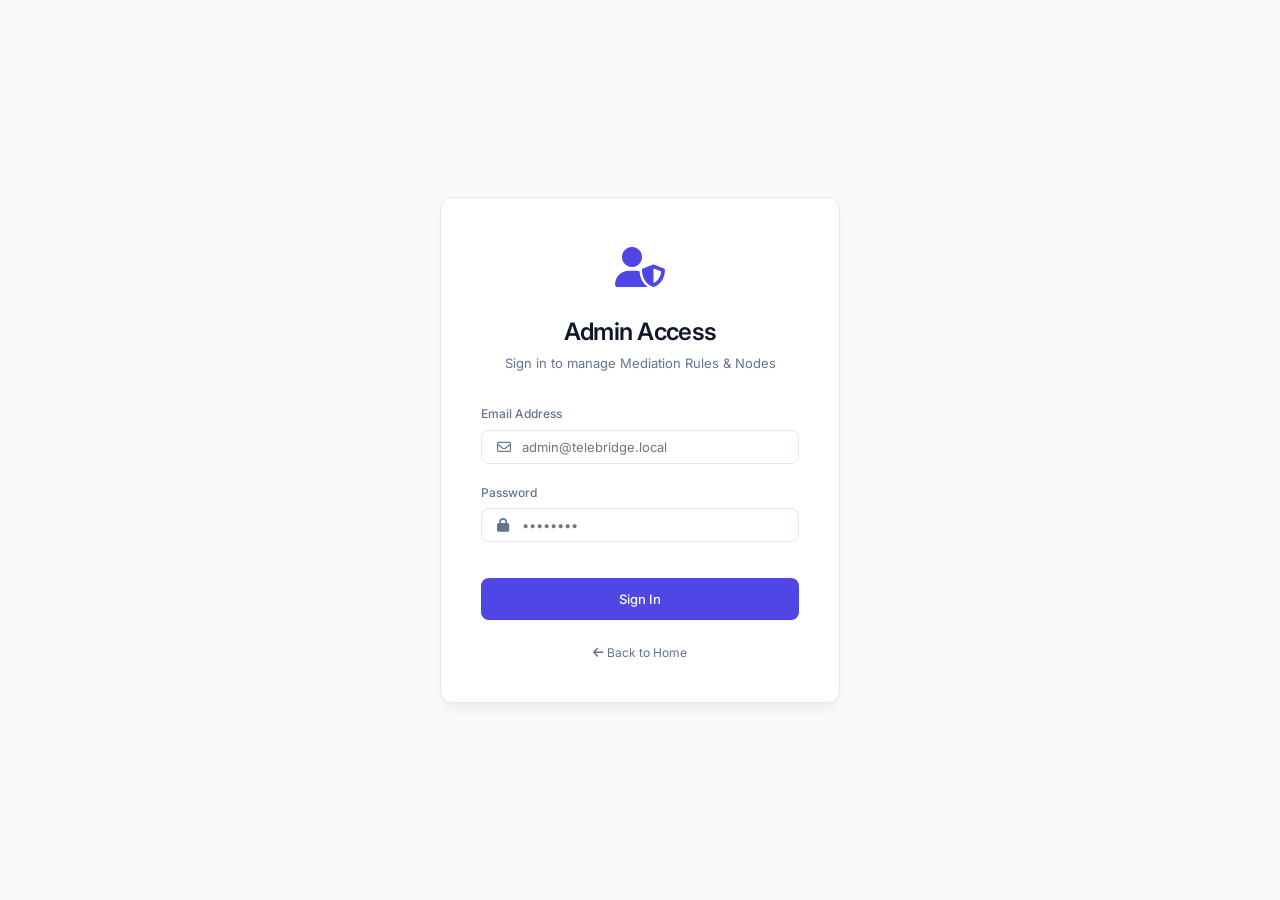
<file: website/src/main/webapp/login.html>
<!DOCTYPE html>
<html lang="en">

<head>
    <meta charset="UTF-8">
    <meta name="viewport" content="width=device-width, initial-scale=1.0">
    <title>Login - TeleBridge</title>
    <!-- FontAwesome for Icons -->
    <link rel="stylesheet" href="https://cdnjs.cloudflare.com/ajax/libs/font-awesome/6.4.0/css/all.min.css">
    <link rel="stylesheet" href="css/global.css">
    <link rel="stylesheet" href="css/login.css">
</head>

<body>

    <div class="login-container">
        <div class="glass-panel login-card">
            <div class="login-header">
                <div class="login-icon">
                    <i class="fa-solid fa-user-shield"></i>
                </div>
                <h2 class="login-title">Admin Access</h2>
                <p class="login-subtitle">Sign in to manage Mediation Rules & Nodes</p>
            </div>

            <form id="loginForm">
                <div class="form-group">
                    <label>Email Address</label>
                    <div class="input-icon-wrapper">
                        <i class="fa-regular fa-envelope"></i>
                        <input type="text" id="emailInput" class="form-control" placeholder="admin@telebridge.local">
                    </div>
                </div>

                <div class="form-group">
                    <label>Password</label>
                    <div class="input-icon-wrapper">
                        <i class="fa-solid fa-lock"></i>
                        <input type="password" id="passwordInput" class="form-control" placeholder="••••••••">
                    </div>
                </div>

                <button type="submit" class="btn btn-primary btn-block">
                    Sign In
                </button>

                <a href="index.html" class="back-link">
                    <i class="fa-solid fa-arrow-left"></i> Back to Home
                </a>
            </form>
        </div>
    </div>

    <!-- API Client & Login Script -->
    <script src="js/api.js?v=5"></script>
    <script src="js/ui.js?v=5"></script>
    <script src="js/login.js?v=5"></script>
</body>

</html>
</file>
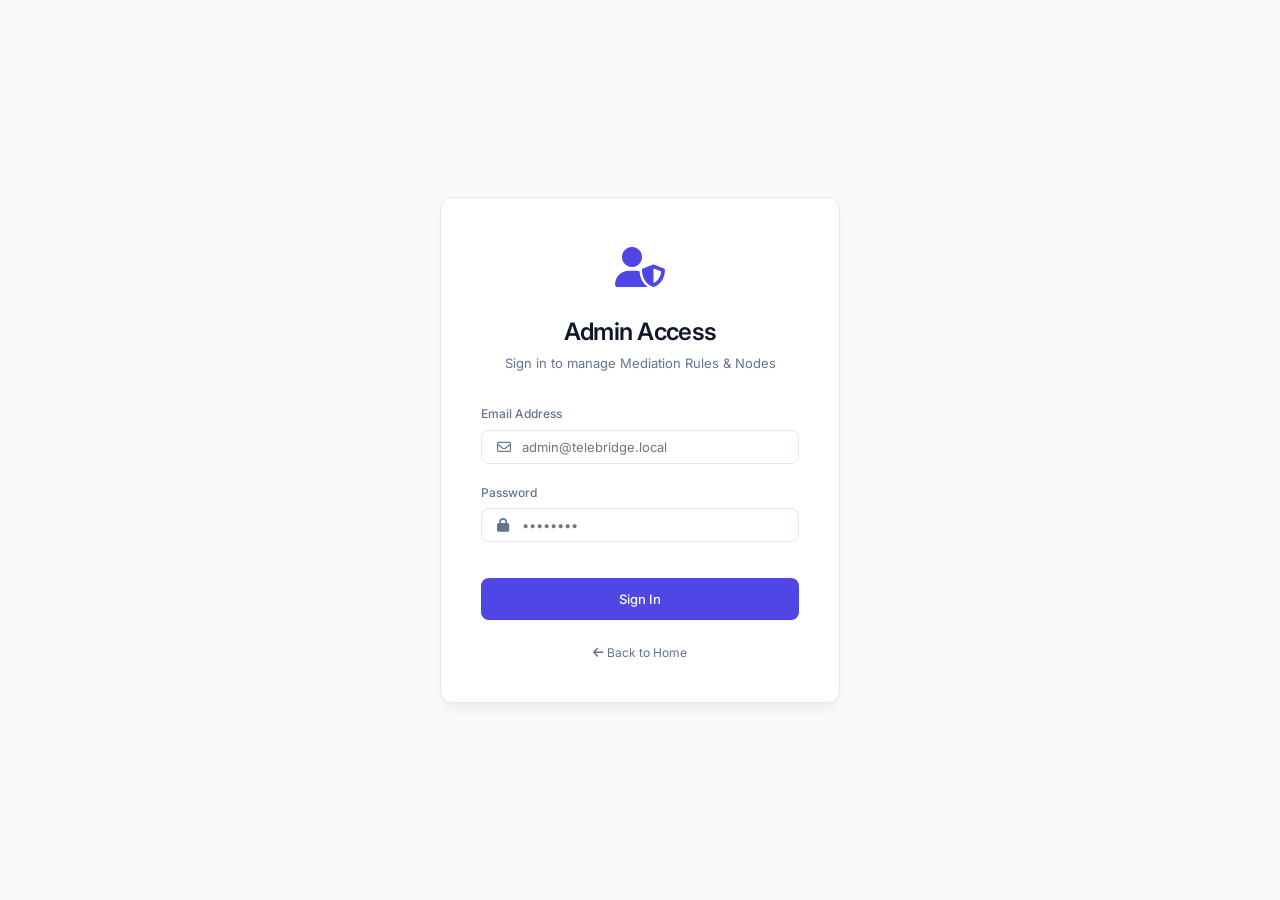
<file: website/src/main/webapp/nodes.html>
<!DOCTYPE html>
<html lang="en">
<head>
    <meta charset="UTF-8">
    <meta name="viewport" content="width=device-width, initial-scale=1.0">
    <title>Nodes - TeleBridge</title>
    <link rel="stylesheet" href="https://cdnjs.cloudflare.com/ajax/libs/font-awesome/6.4.0/css/all.min.css">
    <link rel="stylesheet" href="css/global.css">
    <link rel="stylesheet" href="css/nodes.css">
</head>
<body>

    <div class="app-container">
        <!-- Top Navbar -->
        <nav class="top-navbar">
            <div class="navbar-brand">
                <i class="fa-solid fa-layer-group"></i> TeleBridge
            </div>
            
            <div class="navbar-nav">
                <a href="dashboard.html" class="nav-item">
                    <i class="fa-solid fa-chart-pie"></i> Overview
                </a>
                <a href="nodes.html" class="nav-item active">
                    <i class="fa-solid fa-server"></i> Network Nodes
                </a>
                <a href="rules.html" class="nav-item">
                    <i class="fa-solid fa-filter"></i> Mediation Rules
                </a>
            </div>

            <div class="navbar-user">
                <a href="index.html" class="nav-item">
                    <i class="fa-solid fa-arrow-right-from-bracket"></i> Logout
                </a>
            </div>
        </nav>

        <!-- Main Content -->
        <main class="main-content">
            <header class="top-header">
                <h1 class="page-title">Network Nodes</h1>
                <div class="user-profile">
                    <button class="btn btn-primary" id="btn-add-node">
                        <i class="fa-solid fa-plus"></i> Add New Node
                    </button>
                </div>
            </header>

            <div class="glass-panel">
                <div class="table-container">
                    <table class="data-table">
                        <thead>
                            <tr>
                                <th>Node Name</th>
                                <th>Type</th>
                                <th>Protocol</th>
                                <th>Status</th>
                                <th>Actions</th>
                            </tr>
                        </thead>
                        <tbody id="nodes-table-body">
                            <!-- Populated by JS -->
                        </tbody>
                    </table>
                </div>
            </div>
        </main>
    </div>

    <!-- Add Node Modal -->
    <div class="modal-overlay" id="node-modal">
        <div class="modal-content">
            <div class="modal-header">
                <h3 class="modal-title">Add Network Node</h3>
                <button class="modal-close" id="btn-close-modal"><i class="fa-solid fa-times"></i></button>
            </div>
            <div class="modal-body">
                <form id="node-form">
                    <input type="hidden" id="node-id">
                    <div class="form-group">
                        <label>Node Name</label>
                        <input type="text" class="form-control" id="nodeName" placeholder="e.g. Cairo_MSC_01" required>
                    </div>
                    
                    <div style="display: grid; grid-template-columns: 1fr 1fr; gap: 1rem;">
                        <div class="form-group">
                            <label>Node Type</label>
                            <select class="form-control" id="nodeType">
                                <option value="UPSTREAM">UPSTREAM</option>
                                <option value="DOWNSTREAM">DOWNSTREAM</option>
                            </select>
                        </div>
                        <div class="form-group">
                            <label>Protocol</label>
                            <select class="form-control" id="protocol">
                                <option value="FTP">FTP</option>
                                <option value="SFTP">SFTP</option>
                            </select>
                        </div>
                    </div>
                    
                    <div style="display: grid; grid-template-columns: 1fr 1fr; gap: 1rem; margin-top: 1rem;">
                        <div class="form-group">
                            <label>Username</label>
                            <input type="text" class="form-control" id="username" placeholder="admin">
                        </div>
                        <div class="form-group">
                            <label>Password</label>
                            <input type="password" class="form-control" id="password" placeholder="***">
                        </div>
                    </div>
                </form>
            </div>
            <div class="modal-footer">
                <button class="btn btn-outline" id="btn-cancel-modal">Cancel</button>
                <button class="btn btn-primary" id="btn-save-modal">Save Node</button>
            </div>
        </div>
    </div>

    <!-- API Client & Nodes Script -->
    <script src="js/api.js?v=7"></script>
    <script src="js/ui.js?v=7"></script>
    <script src="js/nodes.js?v=7"></script>
</body>
</html>
</file>
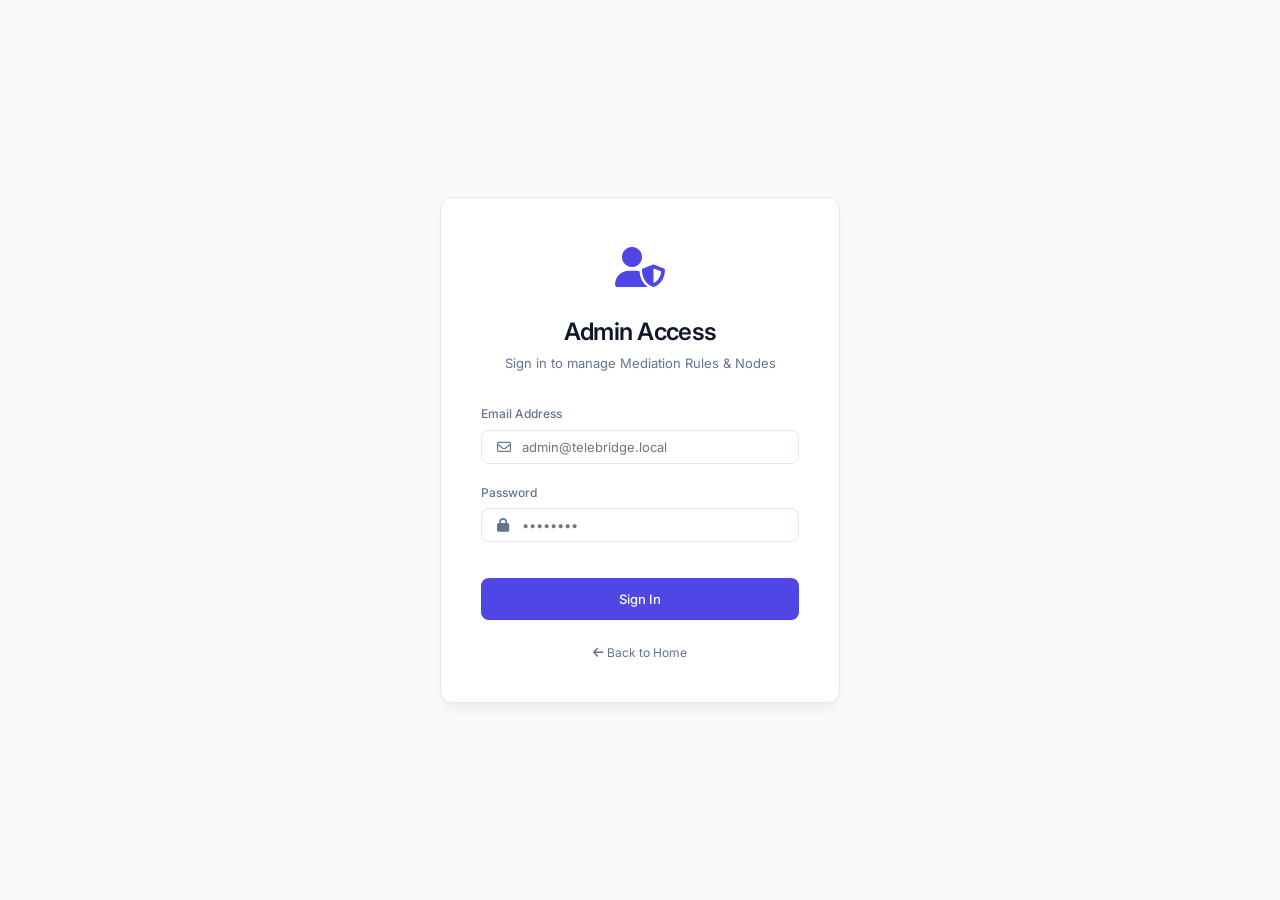
<file: website/src/main/webapp/rules.html>
<!DOCTYPE html>
<html lang="en">
<head>
    <meta charset="UTF-8">
    <meta name="viewport" content="width=device-width, initial-scale=1.0">
    <title>Mediation Rules - TeleBridge</title>
    <link rel="stylesheet" href="https://cdnjs.cloudflare.com/ajax/libs/font-awesome/6.4.0/css/all.min.css">
    <link rel="stylesheet" href="css/global.css">
    <link rel="stylesheet" href="css/rules.css">
</head>
<body>

    <div class="app-container">
        <!-- Top Navbar -->
        <nav class="top-navbar">
            <div class="navbar-brand">
                <i class="fa-solid fa-layer-group"></i> TeleBridge
            </div>
            
            <div class="navbar-nav">
                <a href="dashboard.html" class="nav-item">
                    <i class="fa-solid fa-chart-pie"></i> Overview
                </a>
                <a href="nodes.html" class="nav-item">
                    <i class="fa-solid fa-server"></i> Network Nodes
                </a>
                <a href="rules.html" class="nav-item active">
                    <i class="fa-solid fa-filter"></i> Mediation Rules
                </a>
            </div>

            <div class="navbar-user">
                <a href="index.html" class="nav-item">
                    <i class="fa-solid fa-arrow-right-from-bracket"></i> Logout
                </a>
            </div>
        </nav>

        <!-- Main Content -->
        <main class="main-content">
            <header class="top-header">
                <h1 class="page-title">Mediation Rules</h1>
                <div class="user-profile">
                    <button class="btn btn-primary" id="btn-add-rule">
                        <i class="fa-solid fa-plus"></i> Add New Rule
                    </button>
                </div>
            </header>

            <div class="glass-panel">
                <div class="table-container">
                    <table class="data-table">
                        <thead>
                            <tr>
                                <th>Source Node</th>
                                <th>Destination Node</th>
                                <th>Filter Zero-Duration</th>
                                <th>Filter Emergency</th>
                                <th>Status</th>
                                <th>Actions</th>
                            </tr>
                        </thead>
                        <tbody id="rules-table-body">
                            <!-- Populated by JS -->
                        </tbody>
                    </table>
                </div>
            </div>
        </main>
    </div>

    <!-- Add Rule Modal -->
    <div class="modal-overlay" id="rule-modal">
        <div class="modal-content">
            <div class="modal-header">
                <h3 class="modal-title">Create Mediation Rule</h3>
                <button class="modal-close" id="btn-close-modal"><i class="fa-solid fa-times"></i></button>
            </div>
            <div class="modal-body">
                <form id="rule-form">
                    <input type="hidden" id="rule-id">
                    <div style="display: grid; grid-template-columns: 1fr 1fr; gap: 1rem;">
                        <div class="form-group">
                            <label>Source Node (Upstream)</label>
                            <select class="form-control" id="sourceNodeId">
                                <!-- Populated dynamically -->
                            </select>
                        </div>
                        <div class="form-group">
                            <label>Destination Node (Downstream)</label>
                            <select class="form-control" id="destinationNodeId">
                                <!-- Populated dynamically -->
                            </select>
                        </div>
                    </div>

                    <div style="display: flex; gap: 2rem; margin-top: 1rem; align-items: center; justify-content: space-between;">
                        <div>
                            <div style="font-weight: 500; margin-bottom: 0.25rem;">Filter Zero-Duration Calls</div>
                            <div style="font-size: 0.85rem; color: var(--text-muted);">Drop calls with 0s duration</div>
                        </div>
                        <label class="toggle-switch">
                            <input type="checkbox" id="filterZeroDuration" checked>
                            <span class="toggle-slider"></span>
                        </label>
                    </div>

                    <div style="display: flex; gap: 2rem; margin-top: 1.5rem; align-items: center; justify-content: space-between;">
                        <div>
                            <div style="font-weight: 500; margin-bottom: 0.25rem;">Filter Emergency Calls</div>
                            <div style="font-size: 0.85rem; color: var(--text-muted);">Drop calls to 911/112</div>
                        </div>
                        <label class="toggle-switch">
                            <input type="checkbox" id="filterEmergency" checked>
                            <span class="toggle-slider"></span>
                        </label>
                    </div>
                </form>
            </div>
            <div class="modal-footer">
                <button class="btn btn-outline" id="btn-cancel-modal">Cancel</button>
                <button class="btn btn-primary" id="btn-save-modal">Save Rule</button>
            </div>
        </div>
    </div>

    <!-- API Client & Rules Script -->
    <script src="js/api.js?v=7"></script>
    <script src="js/ui.js?v=7"></script>
    <script src="js/rules.js?v=7"></script>
</body>
</html>
</file>
<file: docs/jsdoc/styles/prettify-tomorrow.css>
/* Tomorrow Theme */
/* Original theme - https://github.com/chriskempson/tomorrow-theme */
/* Pretty printing styles. Used with prettify.js. */
/* SPAN elements with the classes below are added by prettyprint. */
/* plain text */
.pln {
  color: #4d4d4c; }

@media screen {
  /* string content */
  .str {
    color: #718c00; }

  /* a keyword */
  .kwd {
    color: #8959a8; }

  /* a comment */
  .com {
    color: #8e908c; }

  /* a type name */
  .typ {
    color: #4271ae; }

  /* a literal value */
  .lit {
    color: #f5871f; }

  /* punctuation */
  .pun {
    color: #4d4d4c; }

  /* lisp open bracket */
  .opn {
    color: #4d4d4c; }

  /* lisp close bracket */
  .clo {
    color: #4d4d4c; }

  /* a markup tag name */
  .tag {
    color: #c82829; }

  /* a markup attribute name */
  .atn {
    color: #f5871f; }

  /* a markup attribute value */
  .atv {
    color: #3e999f; }

  /* a declaration */
  .dec {
    color: #f5871f; }

  /* a variable name */
  .var {
    color: #c82829; }

  /* a function name */
  .fun {
    color: #4271ae; } }
/* Use higher contrast and text-weight for printable form. */
@media print, projection {
  .str {
    color: #060; }

  .kwd {
    color: #006;
    font-weight: bold; }

  .com {
    color: #600;
    font-style: italic; }

  .typ {
    color: #404;
    font-weight: bold; }

  .lit {
    color: #044; }

  .pun, .opn, .clo {
    color: #440; }

  .tag {
    color: #006;
    font-weight: bold; }

  .atn {
    color: #404; }

  .atv {
    color: #060; } }
/* Style */
/*
pre.prettyprint {
  background: white;
  font-family: Consolas, Monaco, 'Andale Mono', monospace;
  font-size: 12px;
  line-height: 1.5;
  border: 1px solid #ccc;
  padding: 10px; }
*/

/* Specify class=linenums on a pre to get line numbering */
ol.linenums {
  margin-top: 0;
  margin-bottom: 0; }

/* IE indents via margin-left */
li.L0,
li.L1,
li.L2,
li.L3,
li.L4,
li.L5,
li.L6,
li.L7,
li.L8,
li.L9 {
  /* */ }

/* Alternate shading for lines */
li.L1,
li.L3,
li.L5,
li.L7,
li.L9 {
  /* */ }
</file>
<file: docs/jsdoc/styles/jsdoc-default.css>
@font-face {
    font-family: 'Open Sans';
    font-weight: normal;
    font-style: normal;
    src: url('../fonts/OpenSans-Regular-webfont.eot');
    src:
        local('Open Sans'),
        local('OpenSans'),
        url('../fonts/OpenSans-Regular-webfont.eot?#iefix') format('embedded-opentype'),
        url('../fonts/OpenSans-Regular-webfont.woff') format('woff'),
        url('../fonts/OpenSans-Regular-webfont.svg#open_sansregular') format('svg');
}

@font-face {
    font-family: 'Open Sans Light';
    font-weight: normal;
    font-style: normal;
    src: url('../fonts/OpenSans-Light-webfont.eot');
    src:
        local('Open Sans Light'),
        local('OpenSans Light'),
        url('../fonts/OpenSans-Light-webfont.eot?#iefix') format('embedded-opentype'),
        url('../fonts/OpenSans-Light-webfont.woff') format('woff'),
        url('../fonts/OpenSans-Light-webfont.svg#open_sanslight') format('svg');
}

html
{
    overflow: auto;
    background-color: #fff;
    font-size: 14px;
}

body
{
    font-family: 'Open Sans', sans-serif;
    line-height: 1.5;
    color: #4d4e53;
    background-color: white;
}

a, a:visited, a:active {
    color: #0095dd;
    text-decoration: none;
}

a:hover {
    text-decoration: underline;
}

header
{
    display: block;
    padding: 0px 4px;
}

tt, code, kbd, samp {
    font-family: Consolas, Monaco, 'Andale Mono', monospace;
}

.class-description {
    font-size: 130%;
    line-height: 140%;
    margin-bottom: 1em;
    margin-top: 1em;
}

.class-description:empty {
    margin: 0;
}

#main {
    float: left;
    width: 70%;
}

article dl {
    margin-bottom: 40px;
}

article img {
  max-width: 100%;
}

section
{
    display: block;
    background-color: #fff;
    padding: 12px 24px;
    border-bottom: 1px solid #ccc;
    margin-right: 30px;
}

.variation {
    display: none;
}

.signature-attributes {
    font-size: 60%;
    color: #aaa;
    font-style: italic;
    font-weight: lighter;
}

nav
{
    display: block;
    float: right;
    margin-top: 28px;
    width: 30%;
    box-sizing: border-box;
    border-left: 1px solid #ccc;
    padding-left: 16px;
}

nav ul {
    font-family: 'Lucida Grande', 'Lucida Sans Unicode', arial, sans-serif;
    font-size: 100%;
    line-height: 17px;
    padding: 0;
    margin: 0;
    list-style-type: none;
}

nav ul a, nav ul a:visited, nav ul a:active {
    font-family: Consolas, Monaco, 'Andale Mono', monospace;
    line-height: 18px;
    color: #4D4E53;
}

nav h3 {
    margin-top: 12px;
}

nav li {
    margin-top: 6px;
}

footer {
    display: block;
    padding: 6px;
    margin-top: 12px;
    font-style: italic;
    font-size: 90%;
}

h1, h2, h3, h4 {
    font-weight: 200;
    margin: 0;
}

h1
{
    font-family: 'Open Sans Light', sans-serif;
    font-size: 48px;
    letter-spacing: -2px;
    margin: 12px 24px 20px;
}

h2, h3.subsection-title
{
    font-size: 30px;
    font-weight: 700;
    letter-spacing: -1px;
    margin-bottom: 12px;
}

h3
{
    font-size: 24px;
    letter-spacing: -0.5px;
    margin-bottom: 12px;
}

h4
{
    font-size: 18px;
    letter-spacing: -0.33px;
    margin-bottom: 12px;
    color: #4d4e53;
}

h5, .container-overview .subsection-title
{
    font-size: 120%;
    font-weight: bold;
    letter-spacing: -0.01em;
    margin: 8px 0 3px 0;
}

h6
{
    font-size: 100%;
    letter-spacing: -0.01em;
    margin: 6px 0 3px 0;
    font-style: italic;
}

table
{
    border-spacing: 0;
    border: 0;
    border-collapse: collapse;
}

td, th
{
    border: 1px solid #ddd;
    margin: 0px;
    text-align: left;
    vertical-align: top;
    padding: 4px 6px;
    display: table-cell;
}

thead tr
{
    background-color: #ddd;
    font-weight: bold;
}

th { border-right: 1px solid #aaa; }
tr > th:last-child { border-right: 1px solid #ddd; }

.ancestors, .attribs { color: #999; }
.ancestors a, .attribs a
{
    color: #999 !important;
    text-decoration: none;
}

.clear
{
    clear: both;
}

.important
{
    font-weight: bold;
    color: #950B02;
}

.yes-def {
    text-indent: -1000px;
}

.type-signature {
    color: #aaa;
}

.name, .signature {
    font-family: Consolas, Monaco, 'Andale Mono', monospace;
}

.details { margin-top: 14px; border-left: 2px solid #DDD; }
.details dt { width: 120px; float: left; padding-left: 10px;  padding-top: 6px; }
.details dd { margin-left: 70px; }
.details ul { margin: 0; }
.details ul { list-style-type: none; }
.details li { margin-left: 30px; padding-top: 6px; }
.details pre.prettyprint { margin: 0 }
.details .object-value { padding-top: 0; }

.description {
    margin-bottom: 1em;
    margin-top: 1em;
}

.code-caption
{
    font-style: italic;
    font-size: 107%;
    margin: 0;
}

.source
{
    border: 1px solid #ddd;
    width: 80%;
    overflow: auto;
}

.prettyprint.source {
    width: inherit;
}

.source code
{
    font-size: 100%;
    line-height: 18px;
    display: block;
    padding: 4px 12px;
    margin: 0;
    background-color: #fff;
    color: #4D4E53;
}

.prettyprint code span.line
{
  display: inline-block;
}

.prettyprint.linenums
{
  padding-left: 70px;
  -webkit-user-select: none;
  -moz-user-select: none;
  -ms-user-select: none;
  user-select: none;
}

.prettyprint.linenums ol
{
  padding-left: 0;
}

.prettyprint.linenums li
{
  border-left: 3px #ddd solid;
}

.prettyprint.linenums li.selected,
.prettyprint.linenums li.selected *
{
  background-color: lightyellow;
}

.prettyprint.linenums li *
{
  -webkit-user-select: text;
  -moz-user-select: text;
  -ms-user-select: text;
  user-select: text;
}

.params .name, .props .name, .name code {
    color: #4D4E53;
    font-family: Consolas, Monaco, 'Andale Mono', monospace;
    font-size: 100%;
}

.params td.description > p:first-child,
.props td.description > p:first-child
{
    margin-top: 0;
    padding-top: 0;
}

.params td.description > p:last-child,
.props td.description > p:last-child
{
    margin-bottom: 0;
    padding-bottom: 0;
}

.disabled {
    color: #454545;
}
</file>
<file: website/src/main/webapp/css/global.css>
@import url('https://fonts.googleapis.com/css2?family=Inter:wght@300;400;500;600;700&display=swap');

:root {
    /* Ultra Modern Light Theme */
    --bg-body: #f8fafc;
    --bg-card: #ffffff;
    --bg-hover: #f1f5f9;
    --border-color: #e2e8f0;
    --border-hover: #cbd5e1;
    
    --text-main: #0f172a;
    --text-muted: #64748b;
    
    --primary: #4f46e5;
    --primary-hover: #4338ca;
    --primary-invert: #ffffff;
    
    --success: #10b981;
    --success-bg: #d1fae5;
    --danger: #ef4444;
    --danger-bg: #fee2e2;
    --warning: #f59e0b;
    --warning-bg: #fef3c7;
    
    --transition: all 0.25s cubic-bezier(0.4, 0, 0.2, 1);
    --shadow-sm: 0 1px 2px 0 rgba(0, 0, 0, 0.05);
    --shadow-md: 0 4px 6px -1px rgba(0, 0, 0, 0.05), 0 2px 4px -1px rgba(0, 0, 0, 0.03);
    --shadow-lg: 0 10px 15px -3px rgba(0, 0, 0, 0.05), 0 4px 6px -2px rgba(0, 0, 0, 0.02);
}

* {
    margin: 0;
    padding: 0;
    box-sizing: border-box;
    font-family: 'Inter', -apple-system, sans-serif;
}

body {
    background-color: var(--bg-body);
    color: var(--text-main);
    min-height: 100vh;
    overflow-x: hidden;
    position: relative;
    -webkit-font-smoothing: antialiased;
    font-size: 14px; /* Smaller, modern base font size */
    line-height: 1.5;
}

/* Subtle, colorful background mesh for a "less dead" look */
body::before {
    content: '';
    position: fixed;
    top: -50%; left: -50%;
    width: 200%; height: 200%;
    background: 
        radial-gradient(circle at 15% 50%, rgba(79, 70, 229, 0.04) 0%, transparent 25%),
        radial-gradient(circle at 85% 30%, rgba(16, 185, 129, 0.03) 0%, transparent 25%);
    z-index: -1;
    pointer-events: none;
}

a {
    text-decoration: none;
    color: inherit;
}

ul {
    list-style: none;
}

/* Typography */
h1, h2, h3, h4, h5, h6 {
    font-weight: 600;
    color: var(--text-main);
    letter-spacing: -0.03em;
}

/* Buttons */
.btn {
    padding: 0.5rem 1rem;
    border-radius: 8px;
    border: 1px solid transparent;
    font-weight: 500;
    cursor: pointer;
    transition: var(--transition);
    display: inline-flex;
    align-items: center;
    gap: 0.5rem;
    font-size: 13px; /* Slightly smaller button text */
    box-shadow: var(--shadow-sm);
}

.btn-primary {
    background: var(--primary);
    color: var(--primary-invert);
}

.btn-primary:hover {
    background: var(--primary-hover);
    transform: translateY(-1px);
    box-shadow: var(--shadow-md);
}

.btn-danger {
    background: white;
    color: var(--danger);
    border: 1px solid var(--border-color);
}

.btn-danger:hover {
    background: var(--danger-bg);
    border-color: var(--danger);
}

.btn-outline {
    background: white;
    border: 1px solid var(--border-color);
    color: var(--text-main);
}

.btn-outline:hover {
    background: var(--bg-hover);
    border-color: var(--border-hover);
}

/* White Clean Cards */
.glass-panel {
    background: var(--bg-card);
    border: 1px solid var(--border-color);
    border-radius: 12px;
    padding: 1.5rem;
    box-shadow: var(--shadow-sm);
    transition: var(--transition);
}

.glass-panel:hover {
    box-shadow: var(--shadow-md);
}

/* Forms */
.form-group {
    margin-bottom: 1.25rem;
}

.form-group label {
    display: block;
    margin-bottom: 0.4rem;
    color: var(--text-muted);
    font-size: 12px;
    font-weight: 500;
}

.form-control {
    width: 100%;
    padding: 0.5rem 0.75rem;
    background: white;
    border: 1px solid var(--border-color);
    border-radius: 8px;
    color: var(--text-main);
    font-size: 13px;
    transition: var(--transition);
    box-shadow: inset 0 1px 2px rgba(0,0,0,0.02);
}

.form-control:focus {
    outline: none;
    border-color: var(--primary);
    box-shadow: 0 0 0 3px rgba(79, 70, 229, 0.1);
}

/* Badges */
.badge {
    padding: 0.2rem 0.6rem;
    border-radius: 20px;
    font-size: 11px;
    font-weight: 600;
    text-transform: uppercase;
    letter-spacing: 0.05em;
    display: inline-flex;
    align-items: center;
    border: 1px solid transparent;
}

.badge-success { color: #059669; background: var(--success-bg); border-color: rgba(16,185,129,0.2); }
.badge-primary { color: #4338ca; background: #e0e7ff; border-color: rgba(79,70,229,0.2); }
.badge-warning { color: #d97706; background: var(--warning-bg); border-color: rgba(245,158,11,0.2); }

/* Layout - Navbar */
.app-container {
    display: flex;
    flex-direction: column;
    min-height: 100vh;
}

.top-navbar {
    background: var(--bg-card);
    border-bottom: 1px solid var(--border-color);
    padding: 0 2rem;
    height: 64px;
    display: flex;
    align-items: center;
    justify-content: space-between;
    position: sticky;
    top: 0;
    z-index: 50;
    box-shadow: var(--shadow-sm);
}

.navbar-brand {
    display: flex;
    align-items: center;
    gap: 0.5rem;
    font-size: 1.1rem;
    font-weight: 700;
    color: var(--primary);
    letter-spacing: -0.03em;
}

.navbar-nav {
    display: flex;
    gap: 1rem;
    align-items: center;
}

.nav-item {
    padding: 0.5rem 0.75rem;
    display: flex;
    align-items: center;
    gap: 0.5rem;
    color: var(--text-muted);
    border-radius: 6px;
    transition: var(--transition);
    font-size: 13px;
    font-weight: 500;
}

.nav-item:hover {
    background: var(--bg-hover);
    color: var(--text-main);
}

.nav-item.active {
    background: #eef2ff;
    color: var(--primary);
}

.nav-item i {
    width: 16px;
    text-align: center;
}

.navbar-user {
    display: flex;
    align-items: center;
    gap: 1rem;
}

/* Main Content Area */
.main-content {
    flex-grow: 1;
    padding: 2rem 3rem;
    background: var(--bg-body);
    max-width: 1400px;
    margin: 0 auto;
    width: 100%;
}

.top-header {
    display: flex;
    justify-content: space-between;
    align-items: center;
    margin-bottom: 2.5rem;
    padding-bottom: 1rem;
    border-bottom: 1px solid var(--border-color);
}

.page-title {
    font-size: 1.5rem;
    color: var(--text-main);
}

.user-profile {
    display: flex;
    align-items: center;
    gap: 1.5rem;
}

.avatar {
    width: 36px;
    height: 36px;
    border-radius: 50%;
    background: #eef2ff;
    color: var(--primary);
    border: 1px solid rgba(79,70,229,0.2);
    display: flex;
    align-items: center;
    justify-content: center;
    font-size: 14px;
}
</file>
<file: website/src/main/webapp/css/index.css>
.hero-section {
    min-height: 100vh;
    display: flex;
    flex-direction: column;
    align-items: center;
    justify-content: center;
    padding: 7rem 2rem 3rem;
    position: relative;
}

.hero-content {
    text-align: center;
    margin-bottom: 1.5rem;
    z-index: 10;
}

.title {
    font-size: 3rem;
    font-weight: 700;
    margin-bottom: 1rem;
    letter-spacing: -0.04em;
    color: var(--text-main);
}

.subtitle {
    font-size: 1rem;
    color: var(--text-muted);
    max-width: 580px;
    margin: 0 auto 1.8rem;
    line-height: 1.6;
}

.cta-group {
    display: flex;
    gap: 1rem;
    justify-content: center;
}

/* Advanced Architecture Visualization */
.architecture-container {
    display: flex;
    justify-content: center;
    width: 100%;
    overflow-x: auto;
    padding: 1rem;
}

.architecture-diagram {
    position: relative;
    width: 900px;
    height: 450px;
    min-width: 900px;
    background: white;
    border: 1px solid var(--border-color);
    border-radius: 20px;
    box-shadow: var(--shadow-lg);
}

/* SVG Connection Lines */
.connections-svg {
    position: absolute;
    top: 0; left: 0;
    width: 100%; height: 100%;
    z-index: 1;
    pointer-events: none;
}

.conn-line {
    stroke: var(--border-hover);
    stroke-width: 2;
    fill: none;
    stroke-dasharray: 4 4;
}

.conn-packet {
    fill: var(--primary);
    filter: drop-shadow(0 0 4px var(--primary));
}

/* Individual Nodes */
.arch-node {
    background: #ffffff;
    border: 1px solid var(--border-color);
    padding: 0.6rem 1rem;
    border-radius: 8px;
    display: flex;
    align-items: center;
    gap: 0.75rem;
    font-size: 12px;
    font-weight: 500;
    color: var(--text-main);
    box-shadow: var(--shadow-sm);
    position: absolute;
    transform: translate(-50%, -50%);
    width: 150px;
    transition: var(--transition);
    z-index: 2;
}

.arch-node:hover {
    box-shadow: var(--shadow-md);
    background-color: var(--primary);
    color: #ffffff;
    border-color: var(--primary);
    transform: translate(-50%, -50%);
}

.arch-node:hover i {
    color: #ffffff;
}

.arch-node i {
    color: var(--primary);
    font-size: 1rem;
}

/* Center Engine Node */
.engine-node {
    background: #ffffff;
    border: 2px solid var(--primary);
    padding: 2rem;
    border-radius: 16px;
    display: flex;
    flex-direction: column;
    align-items: center;
    justify-content: center;
    gap: 1rem;
    position: absolute;
    transform: translate(-50%, -50%);
    z-index: 3;
    box-shadow: 0 10px 25px -5px rgba(79, 70, 229, 0.2);
}

/* Pulsing aura */
.engine-node::before {
    content: '';
    position: absolute;
    top: -4px; left: -4px; right: -4px; bottom: -4px;
    border-radius: 20px;
    background: var(--primary);
    z-index: -1;
    opacity: 0.15;
    animation: pulse 2s infinite;
}

@keyframes pulse {
    0% { transform: scale(1); opacity: 0.15; }
    50% { transform: scale(1.05); opacity: 0.05; }
    100% { transform: scale(1); opacity: 0.15; }
}

.engine-icon {
    font-size: 2.5rem;
    color: var(--primary);
}

.engine-label {
    font-weight: 600;
    font-size: 13px;
    color: var(--text-main);
}

.section-header {
    text-align: center;
    margin-bottom: 4rem;
}

.section-header h2 {
    font-size: 2.25rem;
    margin-bottom: 1rem;
}

.section-header p {
    color: var(--text-muted);
    font-size: 1.1rem;
    max-width: 600px;
    margin: 0 auto;
}

.features-grid {
    display: grid;
    grid-template-columns: repeat(2, 1fr);
    gap: 2rem;
    width: 100%;
    max-width: 900px;
    margin: 0 auto;
}

.feature-card {
    background: var(--bg-body);
    border: 1px solid var(--border-color);
    padding: 2.5rem 2rem;
    border-radius: 16px;
    text-align: left;
    transition: var(--transition);
}

.feature-card:hover {
    transform: translateY(-5px);
    box-shadow: var(--shadow-lg);
    border-color: var(--primary);
}

.feature-icon {
    width: 48px;
    height: 48px;
    border-radius: 12px;
    background: #eef2ff;
    color: var(--primary);
    display: flex;
    align-items: center;
    justify-content: center;
    font-size: 1.5rem;
    margin-bottom: 1.5rem;
}

.feature-card h3 {
    font-size: 1.25rem;
    margin-bottom: 0.75rem;
}

.feature-card p {
    color: var(--text-muted);
    font-size: 14px;
    line-height: 1.6;
}

footer {
    background: var(--bg-body);
    border-top: 1px solid var(--border-color);
    padding: 2rem;
    text-align: center;
    color: var(--text-muted);
    font-size: 13px;
}



nav {
    position: absolute;
    top: 0;
    left: 0;
    right: 0;
    padding: 1.25rem 2rem;
    display: flex;
    justify-content: space-between;
    align-items: center;
    z-index: 100;
    background: rgba(255, 255, 255, 0.8);
    backdrop-filter: blur(12px);
    border-bottom: 1px solid var(--border-color);
}

.brand {
    font-size: 1.125rem;
    font-weight: 700;
    color: var(--text-main);
    display: flex;
    align-items: center;
    gap: 0.5rem;
    letter-spacing: -0.02em;
}

.brand i {
    color: var(--primary);
}
</file>
<file: website/src/main/webapp/css/dashboard.css>
/* Dashboard Overview Cards */
.stats-grid {
    display: grid;
    grid-template-columns: repeat(auto-fit, minmax(240px, 1fr));
    gap: 1.5rem;
    margin-bottom: 2rem;
}

.stat-card {
    display: flex;
    align-items: center;
    gap: 1.25rem;
}

.stat-icon {
    width: 50px;
    height: 50px;
    border-radius: 12px;
    display: flex;
    align-items: center;
    justify-content: center;
    font-size: 1.25rem;
}

.stat-icon.primary { background: var(--primary); color: white; box-shadow: 0 4px 10px rgba(79, 70, 229, 0.2); }
.stat-icon.success { background: #059669; color: white; box-shadow: 0 4px 10px rgba(16, 185, 129, 0.2); }
.stat-icon.warning { background: #d97706; color: white; box-shadow: 0 4px 10px rgba(245, 158, 11, 0.2); }

.stat-details h3 {
    font-size: 1.5rem;
    margin-bottom: 0.1rem;
    font-weight: 700;
}

.stat-details p {
    color: var(--text-muted);
    font-size: 12px;
    font-weight: 500;
}

/* Activity Feed */
.activity-feed {
    margin-top: 2rem;
}

.activity-feed-header {
    margin-bottom: 1rem;
    font-size: 1.1rem;
}

.activity-list {
    display: flex;
    flex-direction: column;
    gap: 0.75rem;
}

.activity-item {
    display: flex;
    align-items: center;
    gap: 1rem;
    padding: 0.75rem 1rem;
    background: #f8fafc;
    border-radius: 8px;
    border: 1px solid var(--border-color);
}

.activity-time {
    color: var(--text-muted);
    font-size: 11px;
    min-width: 70px;
    font-weight: 500;
}

.activity-message {
    flex-grow: 1;
    font-size: 13px;
}
</file>
<file: website/src/main/webapp/css/login.css>
.login-container {
    min-height: 100vh;
    display: flex;
    align-items: center;
    justify-content: center;
    padding: 1rem;
    background: var(--bg-body);
}

.login-card {
    width: 100%;
    max-width: 400px;
    padding: 2.5rem;
    box-shadow: var(--shadow-lg);
}

.login-header {
    text-align: center;
    margin-bottom: 2rem;
}

.login-icon {
    font-size: 2.5rem;
    color: var(--primary);
    margin-bottom: 1rem;
}

.login-title {
    font-size: 1.5rem;
    margin-bottom: 0.25rem;
}

.login-subtitle {
    color: var(--text-muted);
    font-size: 13px;
}

.input-icon-wrapper {
    position: relative;
}

.input-icon-wrapper i {
    position: absolute;
    left: 1rem;
    top: 50%;
    transform: translateY(-50%);
    color: var(--text-muted);
}

.input-icon-wrapper .form-control {
    padding-left: 2.5rem;
}

.btn-block {
    width: 100%;
    justify-content: center;
    padding: 0.75rem;
    font-size: 13px;
    margin-top: 1rem;
}

.back-link {
    display: block;
    text-align: center;
    margin-top: 1.5rem;
    color: var(--text-muted);
    font-size: 12px;
    transition: var(--transition);
}

.back-link:hover {
    color: var(--primary);
}
</file>
<file: website/src/main/webapp/css/nodes.css>
/* Data Tables */
.table-container {
    overflow-x: auto;
}

.data-table {
    width: 100%;
    border-collapse: collapse;
    text-align: left;
}

.data-table th, 
.data-table td {
    padding: 0.75rem 1rem;
    border-bottom: 1px solid var(--border-color);
    font-size: 13px;
}

.data-table th {
    color: var(--text-muted);
    font-weight: 600;
    font-size: 11px;
    text-transform: uppercase;
    letter-spacing: 0.05em;
    background: #f8fafc;
}

.data-table tbody tr {
    transition: var(--transition);
}

.data-table tbody tr:hover {
    background: #f1f5f9;
}

/* Actions */
.action-group {
    display: flex;
    gap: 0.25rem;
}

.btn-icon {
    width: 28px;
    height: 28px;
    border-radius: 6px;
    border: 1px solid transparent;
    display: flex;
    align-items: center;
    justify-content: center;
    cursor: pointer;
    background: transparent;
    color: var(--text-muted);
    transition: var(--transition);
}

.btn-icon:hover {
    background: #e2e8f0;
    color: var(--text-main);
}

.btn-icon.delete:hover {
    background: var(--danger-bg);
    color: var(--danger);
}

/* Modals */
.modal-overlay {
    position: fixed;
    top: 0;
    left: 0;
    right: 0;
    bottom: 0;
    background: rgba(15, 23, 42, 0.4);
    backdrop-filter: blur(2px);
    display: flex;
    align-items: center;
    justify-content: center;
    z-index: 1000;
    opacity: 0;
    pointer-events: none;
    transition: var(--transition);
}

.modal-overlay.active {
    opacity: 1;
    pointer-events: auto;
}

.modal-content {
    width: 100%;
    max-width: 480px;
    background: var(--bg-card);
    border: 1px solid var(--border-color);
    border-radius: 12px;
    transform: translateY(10px);
    transition: var(--transition);
    overflow: hidden;
    box-shadow: var(--shadow-lg);
}

.modal-overlay.active .modal-content {
    transform: translateY(0);
}

.modal-header {
    padding: 1.25rem 1.5rem;
    border-bottom: 1px solid var(--border-color);
    display: flex;
    justify-content: space-between;
    align-items: center;
    background: #f8fafc;
}

.modal-title {
    font-size: 1.1rem;
    margin: 0;
}

.modal-close {
    background: none;
    border: none;
    color: var(--text-muted);
    font-size: 1.1rem;
    cursor: pointer;
    transition: var(--transition);
}

.modal-close:hover {
    color: var(--text-main);
}

.modal-body {
    padding: 1.5rem;
}

.modal-footer {
    padding: 1.25rem 1.5rem;
    border-top: 1px solid var(--border-color);
    display: flex;
    justify-content: flex-end;
    gap: 0.75rem;
    background: #f8fafc;
}

/* Toggle Switch */
.toggle-switch {
    position: relative;
    display: inline-block;
    width: 36px;
    height: 20px;
}

.toggle-switch input {
    opacity: 0;
    width: 0;
    height: 0;
}

.toggle-slider {
    position: absolute;
    cursor: pointer;
    top: 0;
    left: 0;
    right: 0;
    bottom: 0;
    background-color: #cbd5e1;
    transition: .4s;
    border-radius: 20px;
}

.toggle-slider:before {
    position: absolute;
    content: "";
    height: 14px;
    width: 14px;
    left: 3px;
    bottom: 3px;
    background-color: white;
    transition: .4s;
    border-radius: 50%;
    box-shadow: 0 1px 2px rgba(0,0,0,0.1);
}

input:checked + .toggle-slider {
    background-color: var(--success);
}

input:checked + .toggle-slider:before {
    transform: translateX(16px);
}
</file>
<file: website/src/main/webapp/css/rules.css>
/* Data Tables */
.table-container {
    overflow-x: auto;
}

.data-table {
    width: 100%;
    border-collapse: collapse;
    text-align: left;
}

.data-table th, 
.data-table td {
    padding: 0.75rem 1rem;
    border-bottom: 1px solid var(--border-color);
    font-size: 13px;
}

.data-table th {
    color: var(--text-muted);
    font-weight: 600;
    font-size: 11px;
    text-transform: uppercase;
    letter-spacing: 0.05em;
    background: #f8fafc;
}

.data-table tbody tr {
    transition: var(--transition);
}

.data-table tbody tr:hover {
    background: #f1f5f9;
}

/* Status Icons inside table */
.status-icon {
    font-size: 1.25rem;
}
.status-icon.active { color: var(--success); }
.status-icon.inactive { color: var(--text-muted); }

/* Actions */
.action-group {
    display: flex;
    gap: 0.25rem;
}

.btn-icon {
    width: 28px;
    height: 28px;
    border-radius: 6px;
    border: 1px solid transparent;
    display: flex;
    align-items: center;
    justify-content: center;
    cursor: pointer;
    background: transparent;
    color: var(--text-muted);
    transition: var(--transition);
}

.btn-icon:hover {
    background: #e2e8f0;
    color: var(--text-main);
}

.btn-icon.delete:hover {
    background: var(--danger-bg);
    color: var(--danger);
}

/* Modals */
.modal-overlay {
    position: fixed;
    top: 0;
    left: 0;
    right: 0;
    bottom: 0;
    background: rgba(15, 23, 42, 0.4);
    backdrop-filter: blur(2px);
    display: flex;
    align-items: center;
    justify-content: center;
    z-index: 1000;
    opacity: 0;
    pointer-events: none;
    transition: var(--transition);
}

.modal-overlay.active {
    opacity: 1;
    pointer-events: auto;
}

.modal-content {
    width: 100%;
    max-width: 480px;
    background: var(--bg-card);
    border: 1px solid var(--border-color);
    border-radius: 12px;
    transform: translateY(10px);
    transition: var(--transition);
    overflow: hidden;
    box-shadow: var(--shadow-lg);
}

.modal-overlay.active .modal-content {
    transform: translateY(0);
}

.modal-header {
    padding: 1.25rem 1.5rem;
    border-bottom: 1px solid var(--border-color);
    display: flex;
    justify-content: space-between;
    align-items: center;
    background: #f8fafc;
}

.modal-title {
    font-size: 1.1rem;
    margin: 0;
}

.modal-close {
    background: none;
    border: none;
    color: var(--text-muted);
    font-size: 1.1rem;
    cursor: pointer;
    transition: var(--transition);
}

.modal-close:hover {
    color: var(--text-main);
}

.modal-body {
    padding: 1.5rem;
}

.modal-footer {
    padding: 1.25rem 1.5rem;
    border-top: 1px solid var(--border-color);
    display: flex;
    justify-content: flex-end;
    gap: 0.75rem;
    background: #f8fafc;
}

/* Toggle Switch */
.toggle-switch {
    position: relative;
    display: inline-block;
    width: 36px;
    height: 20px;
}

.toggle-switch input {
    opacity: 0;
    width: 0;
    height: 0;
}

.toggle-slider {
    position: absolute;
    cursor: pointer;
    top: 0;
    left: 0;
    right: 0;
    bottom: 0;
    background-color: #cbd5e1;
    transition: .4s;
    border-radius: 20px;
}

.toggle-slider:before {
    position: absolute;
    content: "";
    height: 14px;
    width: 14px;
    left: 3px;
    bottom: 3px;
    background-color: white;
    transition: .4s;
    border-radius: 50%;
    box-shadow: 0 1px 2px rgba(0,0,0,0.1);
}

input:checked + .toggle-slider {
    background-color: var(--primary);
}

input:checked + .toggle-slider:before {
    transform: translateX(16px);
}
</file>
